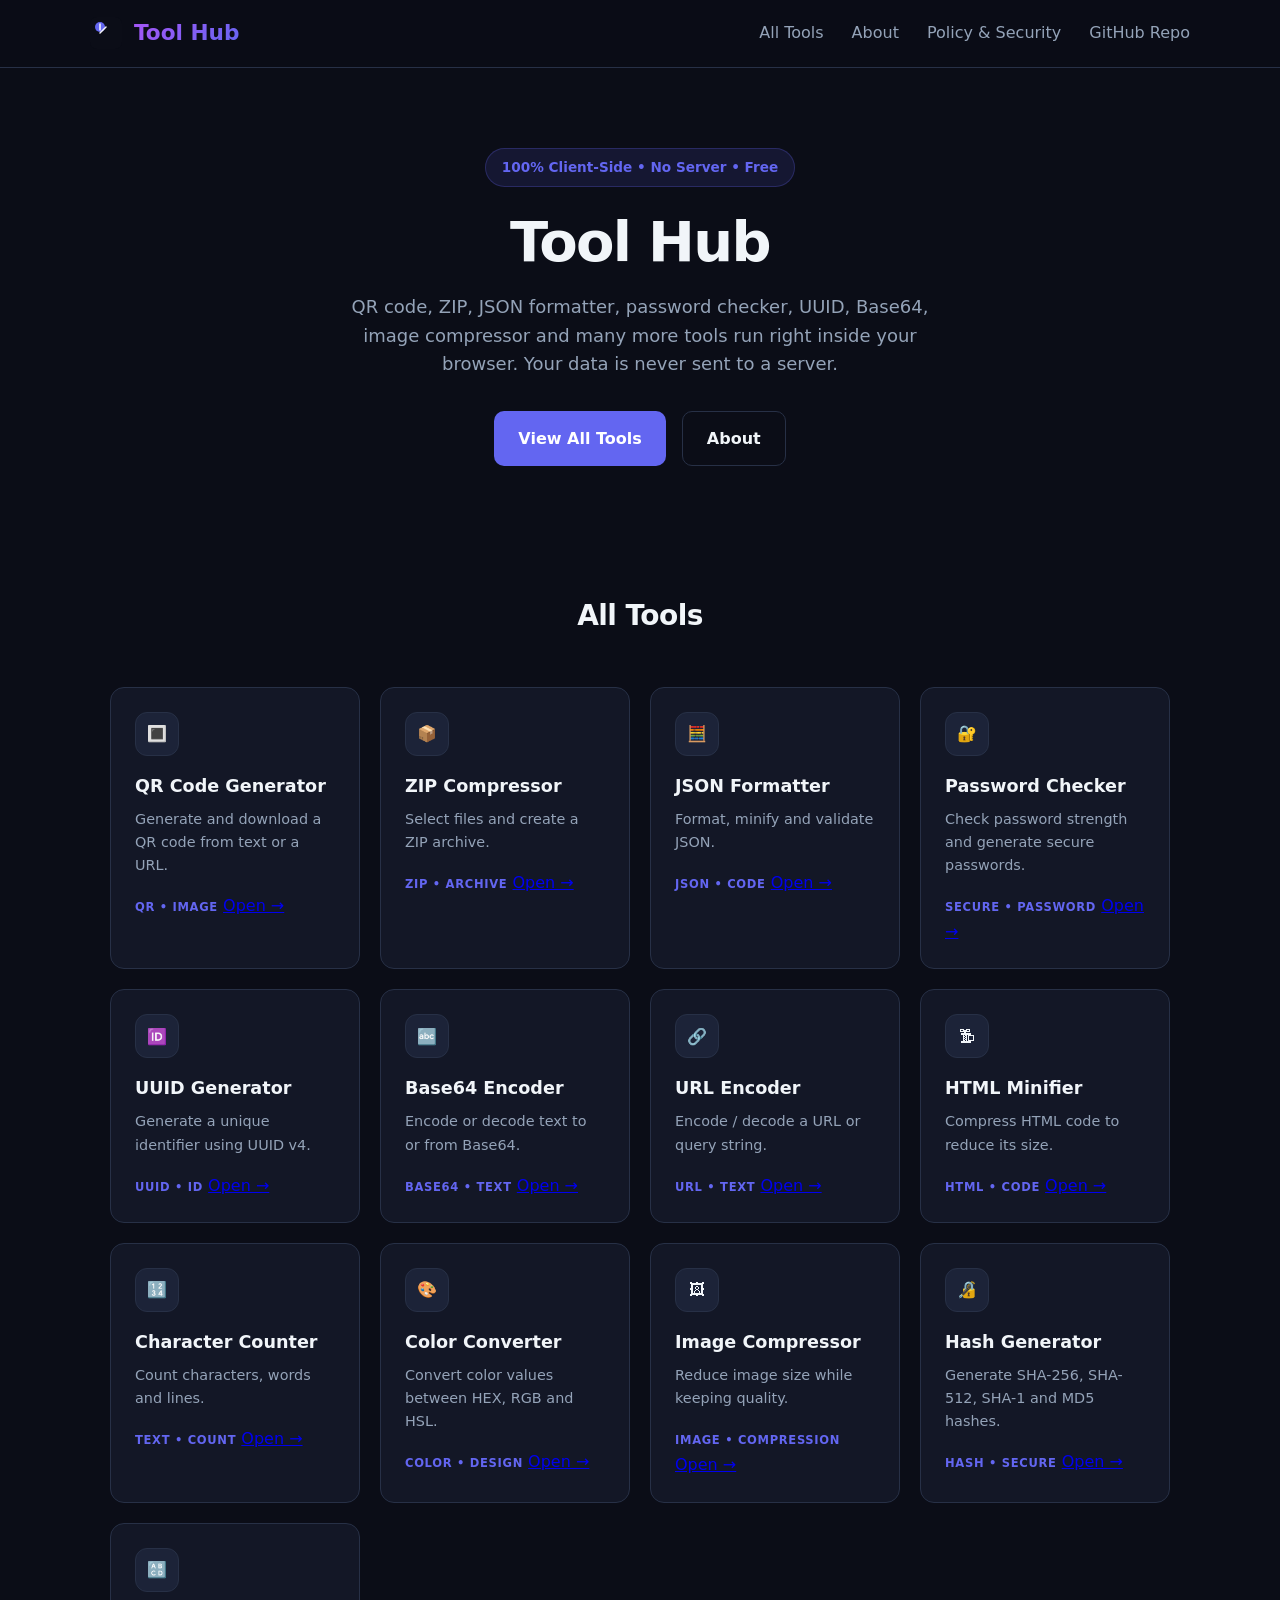
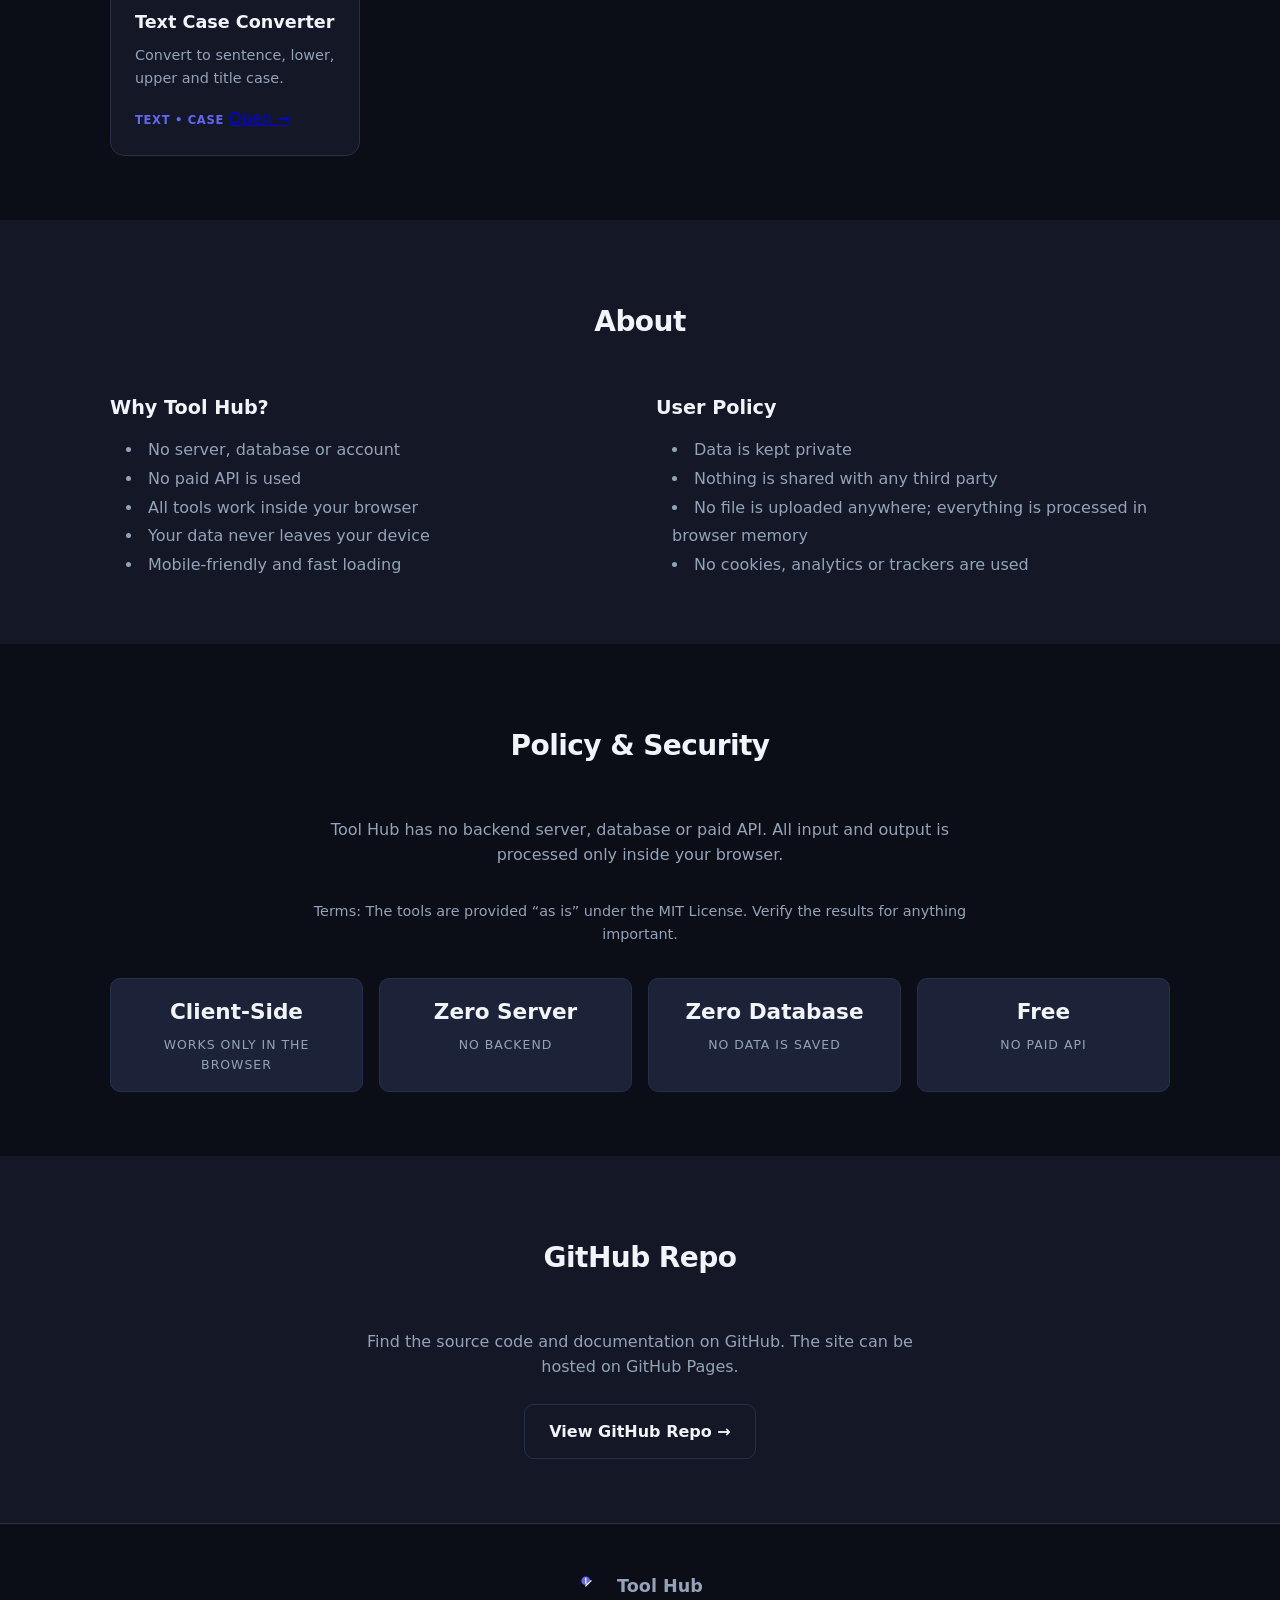
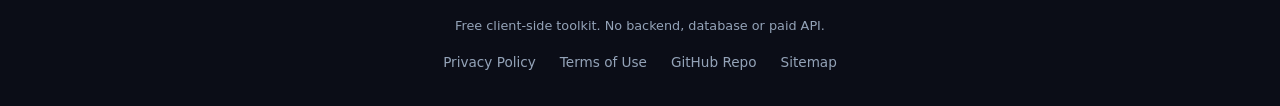
<file: index.html>
<!DOCTYPE html>
<html lang="en">
<head>
  <meta charset="UTF-8" />
  <meta http-equiv="Content-Security-Policy" content="default-src 'self'; script-src 'self'; style-src 'self' 'unsafe-inline'; img-src 'self' data: blob:; connect-src 'self'; object-src 'none'; base-uri 'self'; form-action 'self'" />
  <meta name="viewport" content="width=device-width, initial-scale=1.0" />
  <meta name="description" content="Tool Hub — all tools in one place. QR code, ZIP, JSON formatter, password checker, UUID, Base64, image compressor and much more, client-side with no server." />
  <meta name="keywords" content="Tool Hub, QR Code Generator, JSON Formatter, Password Checker, UUID Generator, Base64, Image Compressor, client-side tools, free online tools" />
  <meta name="author" content="sakibhtml323-source (sakibsheikho69252@gmail.com)" />
  <meta name="robots" content="index, follow" />
  <meta property="og:title" content="Tool Hub — Free Client-Side Toolkit" />
  <meta property="og:description" content="QR code, ZIP, JSON formatter, password checker, UUID, Base64, image compressor and many more tools in one place. Everything works inside your browser, with no server." />
  <meta property="og:type" content="website" />
  <meta property="og:url" content="https://sakibhtml323-source.github.io/Tool-Hub/" />
  <meta property="og:image" content="https://sakibhtml323-source.github.io/Tool-Hub/assets/og-image.png" />
  <meta name="twitter:card" content="summary_large_image" />
  <meta name="twitter:title" content="Tool Hub — Free Client-Side Toolkit" />
  <meta name="twitter:description" content="A handful of free client-side tools in one place. No backend or database." />
  <meta name="twitter:image" content="https://sakibhtml323-source.github.io/Tool-Hub/assets/og-image.png" />
  <link rel="canonical" href="https://sakibhtml323-source.github.io/Tool-Hub/" />
  <link rel="icon" href="assets/logo.svg" />
  <link rel="apple-touch-icon" href="assets/icon-192.png" />
  <link rel="manifest" href="manifest.json" />
  <meta name="theme-color" content="#0b0d17" />
  <title>Tool Hub | Free Client-Side Toolkit</title>
  <link rel="stylesheet" href="assets/css/style.css" />
</head>
<body>
  <a href="#tools" class="skip-link">Skip to tools</a>

  <header>
    <div class="container nav">
      <a href="#" class="brand" aria-label="Tool Hub Home">
        <svg viewBox="0 0 64 64" aria-hidden="true" focusable="false">
          <rect width="64" height="64" rx="14" fill="#0b0d17" />
          <circle cx="20" cy="20" r="10" fill="#6366f1" />
          <path d="M20 14v12M32 20l-6 6M20 32l6-6" stroke="#ffffff" stroke-width="3" stroke-linecap="round" stroke-linejoin="round" opacity="0.95" />
        </svg>
        <span>Tool Hub</span>
      </a>
      <ul class="nav-links" id="nav-links">
        <li><a href="#tools">All Tools</a></li>
        <li><a href="#about">About</a></li>
        <li><a href="#policy">Policy &amp; Security</a></li>
        <li><a href="#github">GitHub Repo</a></li>
      </ul>
      <button class="menu-toggle" id="menu-toggle" aria-label="Open menu">☰</button>
    </div>
  </header>

  <main>
    <section class="hero">
      <div class="container">
        <div class="badge">100% Client-Side &bull; No Server &bull; Free</div>
        <h1>Tool Hub</h1>
        <p>QR code, ZIP, JSON formatter, password checker, UUID, Base64, image compressor and many more tools run right inside your browser. Your data is never sent to a server.</p>
        <div class="hero-actions">
          <a href="#tools" class="btn btn-primary">View All Tools</a>
          <a href="#about" class="btn btn-outline">About</a>
        </div>
      </div>
    </section>

    <section id="tools" class="section">
      <div class="container">
        <h2 class="section-title">All Tools</h2>
        <div class="tools-grid">
          <article class="tool-card" aria-label="QR Code Generator">
            <div class="tool-icon" aria-hidden="true">🔳</div>
            <h3>QR Code Generator</h3>
            <p>Generate and download a QR code from text or a URL.</p>
            <span class="tool-tag">QR &bull; Image</span>
            <a href="tools/qr-code.html">Open →</a>
          </article>
          <article class="tool-card" aria-label="Zip Tool">
            <div class="tool-icon" aria-hidden="true">📦</div>
            <h3>ZIP Compressor</h3>
            <p>Select files and create a ZIP archive.</p>
            <span class="tool-tag">ZIP &bull; Archive</span>
            <a href="tools/zip.html">Open →</a>
          </article>
          <article class="tool-card" aria-label="JSON Formatter">
            <div class="tool-icon" aria-hidden="true">🧮</div>
            <h3>JSON Formatter</h3>
            <p>Format, minify and validate JSON.</p>
            <span class="tool-tag">JSON &bull; Code</span>
            <a href="tools/json.html">Open →</a>
          </article>
          <article class="tool-card" aria-label="Password Checker">
            <div class="tool-icon" aria-hidden="true">🔐</div>
            <h3>Password Checker</h3>
            <p>Check password strength and generate secure passwords.</p>
            <span class="tool-tag">Secure &bull; Password</span>
            <a href="tools/password.html">Open →</a>
          </article>
          <article class="tool-card" aria-label="UUID Generator">
            <div class="tool-icon" aria-hidden="true">🆔</div>
            <h3>UUID Generator</h3>
            <p>Generate a unique identifier using UUID v4.</p>
            <span class="tool-tag">UUID &bull; ID</span>
            <a href="tools/uuid.html">Open →</a>
          </article>
          <article class="tool-card" aria-label="Base64">
            <div class="tool-icon" aria-hidden="true">🔤</div>
            <h3>Base64 Encoder</h3>
            <p>Encode or decode text to or from Base64.</p>
            <span class="tool-tag">Base64 &bull; Text</span>
            <a href="tools/base64.html">Open →</a>
          </article>
          <article class="tool-card" aria-label="URL Encoder">
            <div class="tool-icon" aria-hidden="true">🔗</div>
            <h3>URL Encoder</h3>
            <p>Encode / decode a URL or query string.</p>
            <span class="tool-tag">URL &bull; Text</span>
            <a href="tools/url.html">Open →</a>
          </article>
          <article class="tool-card" aria-label="HTML Minifier">
            <div class="tool-icon" aria-hidden="true">🗜</div>
            <h3>HTML Minifier</h3>
            <p>Compress HTML code to reduce its size.</p>
            <span class="tool-tag">HTML &bull; Code</span>
            <a href="tools/html.html">Open →</a>
          </article>
          <article class="tool-card" aria-label="Counter">
            <div class="tool-icon" aria-hidden="true">🔢</div>
            <h3>Character Counter</h3>
            <p>Count characters, words and lines.</p>
            <span class="tool-tag">Text &bull; Count</span>
            <a href="tools/counter.html">Open →</a>
          </article>
          <article class="tool-card" aria-label="Color Converter">
            <div class="tool-icon" aria-hidden="true">🎨</div>
            <h3>Color Converter</h3>
            <p>Convert color values between HEX, RGB and HSL.</p>
            <span class="tool-tag">Color &bull; Design</span>
            <a href="tools/color.html">Open →</a>
          </article>
          <article class="tool-card" aria-label="Image Compressor">
            <div class="tool-icon" aria-hidden="true">🖼</div>
            <h3>Image Compressor</h3>
            <p>Reduce image size while keeping quality.</p>
            <span class="tool-tag">Image &bull; Compression</span>
            <a href="tools/image.html">Open →</a>
          </article>
          <article class="tool-card" aria-label="Hash Generator">
            <div class="tool-icon" aria-hidden="true">🔏</div>
            <h3>Hash Generator</h3>
            <p>Generate SHA-256, SHA-512, SHA-1 and MD5 hashes.</p>
            <span class="tool-tag">Hash &bull; Secure</span>
            <a href="tools/hash.html">Open →</a>
          </article>
          <article class="tool-card" aria-label="Text Case Converter">
            <div class="tool-icon" aria-hidden="true">🔠</div>
            <h3>Text Case Converter</h3>
            <p>Convert to sentence, lower, upper and title case.</p>
            <span class="tool-tag">Text &bull; Case</span>
            <a href="tools/case.html">Open →</a>
          </article>
        </div>
      </div>
    </section>

    <section id="about" class="section" style="background: var(--surface);">
      <div class="container">
        <h2 class="section-title">About</h2>
        <div class="about-grid">
          <div>
            <h3 style="font-size: 1.2rem; margin-bottom: 0.75rem;">Why Tool Hub?</h3>
            <ul style="list-style: disc inside; color: var(--muted); line-height: 1.8; margin-left: 1rem;">
              <li>No server, database or account</li>
              <li>No paid API is used</li>
              <li>All tools work inside your browser</li>
              <li>Your data never leaves your device</li>
              <li>Mobile-friendly and fast loading</li>
            </ul>
          </div>
          <div>
            <h3 style="font-size: 1.2rem; margin-bottom: 0.75rem;">User Policy</h3>
            <ul style="list-style: disc inside; color: var(--muted); line-height: 1.8; margin-left: 1rem;">
              <li>Data is kept private</li>
              <li>Nothing is shared with any third party</li>
              <li>No file is uploaded anywhere; everything is processed in browser memory</li>
              <li>No cookies, analytics or trackers are used</li>
            </ul>
          </div>
        </div>
      </div>
    </section>

    <section id="policy" class="section">
      <div class="container">
        <h2 class="section-title">Policy &amp; Security</h2>
        <p style="color: var(--muted); text-align: center; max-width: 700px; margin: 0 auto 2rem;">
          Tool Hub has no backend server, database or paid API. All input and output is processed only inside your browser.
        </p>
        <p style="color: var(--muted); text-align: center; max-width: 700px; margin: 0 auto 2rem; font-size: 0.9rem;">Terms: The tools are provided “as is” under the MIT License. Verify the results for anything important.</p>
        <div class="result-grid">
          <div class="result-card">
            <div class="val">Client-Side</div>
            <div class="lbl">Works only in the browser</div>
          </div>
          <div class="result-card">
            <div class="val">Zero Server</div>
            <div class="lbl">No backend</div>
          </div>
          <div class="result-card">
            <div class="val">Zero Database</div>
            <div class="lbl">No data is saved</div>
          </div>
          <div class="result-card">
            <div class="val">Free</div>
            <div class="lbl">No paid API</div>
          </div>
        </div>
      </div>
    </section>

    <section id="github" class="section" style="background: var(--surface);">
      <div class="container center">
        <h2 class="section-title">GitHub Repo</h2>
        <p style="color: var(--muted); max-width: 600px; margin: 0 auto 1.5rem;">Find the source code and documentation on GitHub. The site can be hosted on GitHub Pages.</p>
        <a href="https://github.com/sakibhtml323-source/Tool-Hub" target="_blank" rel="noopener noreferrer" class="btn btn-outline">View GitHub Repo →</a>
      </div>
    </section>
  </main>

  <footer>
    <div class="container">
      <div style="display: flex; align-items: center; justify-content: center; gap: 0.75rem; margin-bottom: 1rem;">
        <svg viewBox="0 0 64 64" style="width:28px;height:28px;" aria-hidden="true" focusable="false">
          <rect width="64" height="64" rx="14" fill="#0b0d17" />
          <circle cx="20" cy="20" r="10" fill="#6366f1" />
          <path d="M20 14v12M32 20l-6 6M20 32l6-6" stroke="#ffffff" stroke-width="3" stroke-linecap="round" stroke-linejoin="round" opacity="0.95" />
        </svg>
        <strong style="font-size: 1.1rem;">Tool Hub</strong>
      </div>
      <p style="color: var(--muted); font-size: 0.8rem;">Free client-side toolkit. No backend, database or paid API.</p>
      <div class="policy">
        <a href="#policy">Privacy Policy</a>
        <a href="#policy">Terms of Use</a>
        <a href="#github">GitHub Repo</a>
        <a href="sitemap.xml">Sitemap</a>
      </div>
    </div>
  </footer>

  <script type="application/ld+json">
  {
    "@context": "https://schema.org",
    "@type": "WebSite",
    "name": "Tool Hub",
    "url": "https://sakibhtml323-source.github.io/Tool-Hub/",
    "description": "Free client-side toolkit — QR, ZIP, JSON, password, UUID, Base64 and more. No server needed.",
    "publisher": {
      "@type": "Organization",
      "name": "sakibhtml323-source",
      "url": "https://github.com/sakibhtml323-source"
    }
  }
  </script>

  <script src="assets/js/index.js"></script>
</body>
</html>
</file>
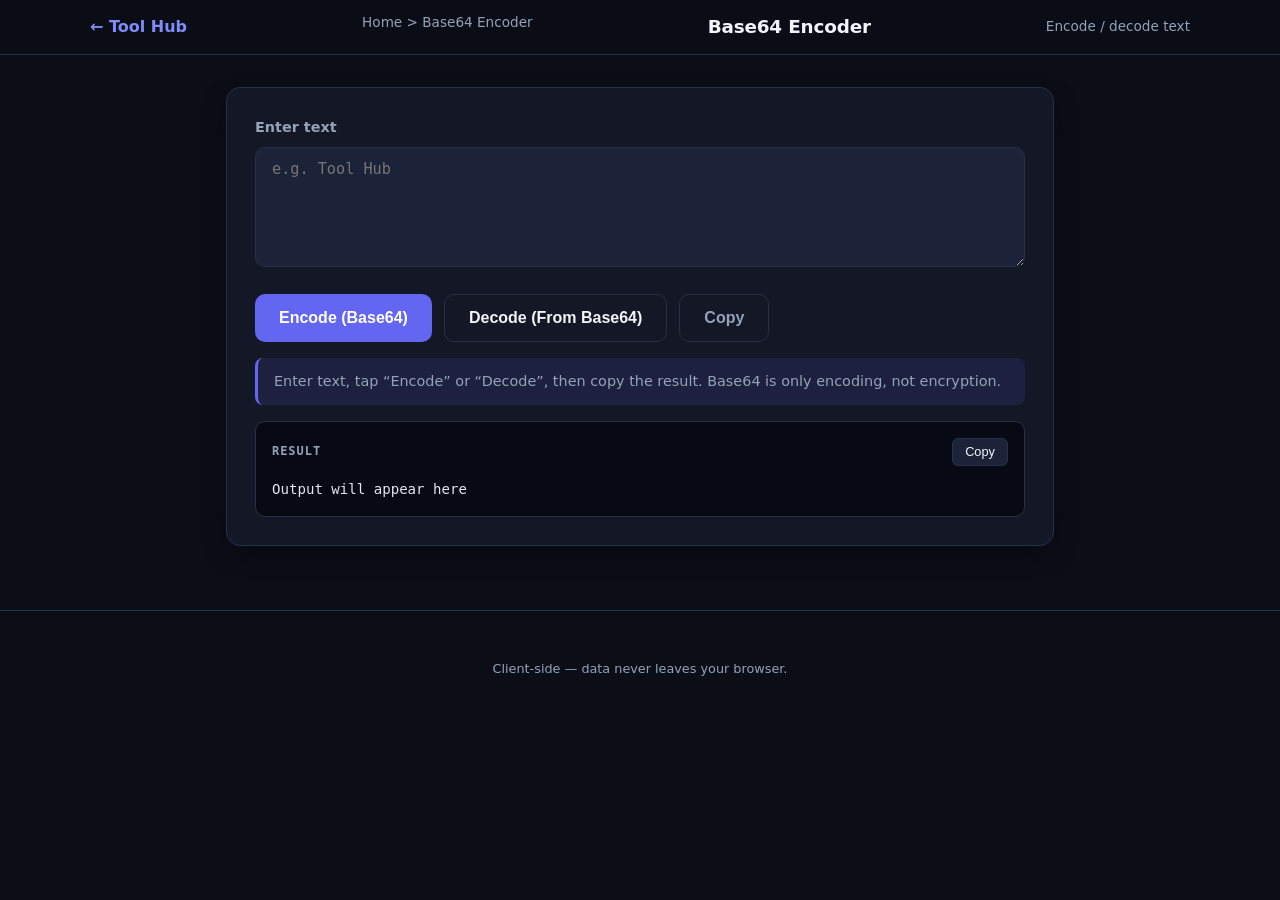
<file: tools/base64.html>
<!DOCTYPE html>
<html lang="en">
<head>
  <meta charset="UTF-8" />
  <meta http-equiv="Content-Security-Policy" content="default-src 'self'; script-src 'self'; style-src 'self' 'unsafe-inline'; img-src 'self' data: blob:; connect-src 'self'; object-src 'none'; base-uri 'self'; form-action 'self'" />
  <meta name="viewport" content="width=device-width, initial-scale=1.0" />
  <meta name="description" content="Client-side Base64 encoder and decoder. Convert text to Base64, or decode it to get the original text back." />
  <meta name="robots" content="index, follow" />
  <link rel="canonical" href="https://sakibhtml323-source.github.io/Tool-Hub/tools/base64.html" />
  <meta name="author" content="sakibhtml323-source (sakibsheikho69252@gmail.com)" />
  <meta property="og:title" content="Base64 Encoder | Tool Hub" />
  <meta property="og:description" content="Client-side Base64 encoder and decoder. Convert text to Base64, or decode it to get the original text back." />
  <meta property="og:type" content="website" />
  <meta property="og:url" content="https://sakibhtml323-source.github.io/Tool-Hub/tools/base64.html" />
  <meta property="og:image" content="https://sakibhtml323-source.github.io/Tool-Hub/assets/og-image.png" />
  <meta name="twitter:card" content="summary_large_image" />
  <meta name="theme-color" content="#0b0d17" />
  <meta name="twitter:title" content="Base64 Encoder | Tool Hub" />
  <meta name="twitter:description" content="Client-side Base64 encoder and decoder. Convert text to Base64, or decode it to get the original text back." />
  <meta name="twitter:image" content="https://sakibhtml323-source.github.io/Tool-Hub/assets/og-image.png" />
  <link rel="icon" href="../assets/logo.svg" />
  <link rel="stylesheet" href="../assets/css/style.css" />
  <title>Base64 Encoder | Tool Hub</title>
</head>
<body>
  <a href="#main" class="skip-link">Skip to main content</a>

  <header>
    <div class="container nav">
      <a href="../index.html" class="back" aria-label="Back to home">← Tool Hub</a>
      <nav class="breadcrumb" style="font-size:0.85rem;color:var(--muted);margin-bottom:0.5rem;">
        <a href="../index.html" style="color:var(--muted);text-decoration:none;">Home</a> &gt; Base64 Encoder
      </nav>
      <h1 style="font-size:1.15rem;font-weight:800;letter-spacing:-0.01em;">Base64 Encoder</h1>
      <div style="font-size:0.85rem;color:var(--muted);">Encode / decode text</div>
    </div>
  </header>

  <main id="main" class="tool-page">
    <div class="container">
      <div class="tool-shell">
        <div class="field">
          <label for="b64-input">Enter text</label>
          <textarea id="b64-input" placeholder="e.g. Tool Hub"></textarea>
        </div>
        <div class="btn-group">
          <button id="b64-encode" class="btn btn-primary" type="button">Encode (Base64)</button>
          <button id="b64-decode" class="btn btn-outline" type="button">Decode (From Base64)</button>
          <button id="b64-copy" class="btn btn-ghost" type="button">Copy</button>
        </div>

        <p class="howto">Enter text, tap “Encode” or “Decode”, then copy the result. Base64 is only encoding, not encryption.</p>
        <div id="b64-alert" class="alert alert-info" role="status" aria-live="polite"><svg viewBox="0 0 24 24" aria-hidden="true" focusable="false"><circle cx="12" cy="12" r="10" fill="none" stroke="#6366f1" stroke-width="2"/><path d="M12 8h.01M11 12h1v5h1" stroke="#6366f1" stroke-width="2" fill="none" stroke-linecap="round"/></svg><span></span></div>

        <div class="output-box" id="b64-output" aria-live="polite">
          <div class="output-header">
            <span class="lbl">Result</span>
            <button id="b64-copy-btn" class="copy-btn" type="button">Copy</button>
          </div>
          <div id="b64-output-text">Output will appear here</div>
        </div>
      </div>
    </div>
  </main>

  <footer>
    <div class="container">
      <p style="color:var(--muted);font-size:0.8rem;text-align:center;">Client-side — data never leaves your browser.</p>
    </div>
  </footer>

  <script type="application/ld+json">
  {
    "@context": "https://schema.org",
    "@type": "WebPage",
    "name": "Base64 Encoder | Tool Hub",
    "url": "https://sakibhtml323-source.github.io/Tool-Hub/tools/base64.html",
    "description": "Client-side Base64 encoder and decoder. Convert text to Base64, or decode it to get the original text back.",
    "isPartOf": {
      "@type": "WebSite",
      "name": "Tool Hub",
      "url": "https://sakibhtml323-source.github.io/Tool-Hub/"
    }
  }
  </script>

  <script src="../assets/js/common.js"></script>
  <script src="../assets/js/tool-base64.js"></script>
</body>
</html>
</file>
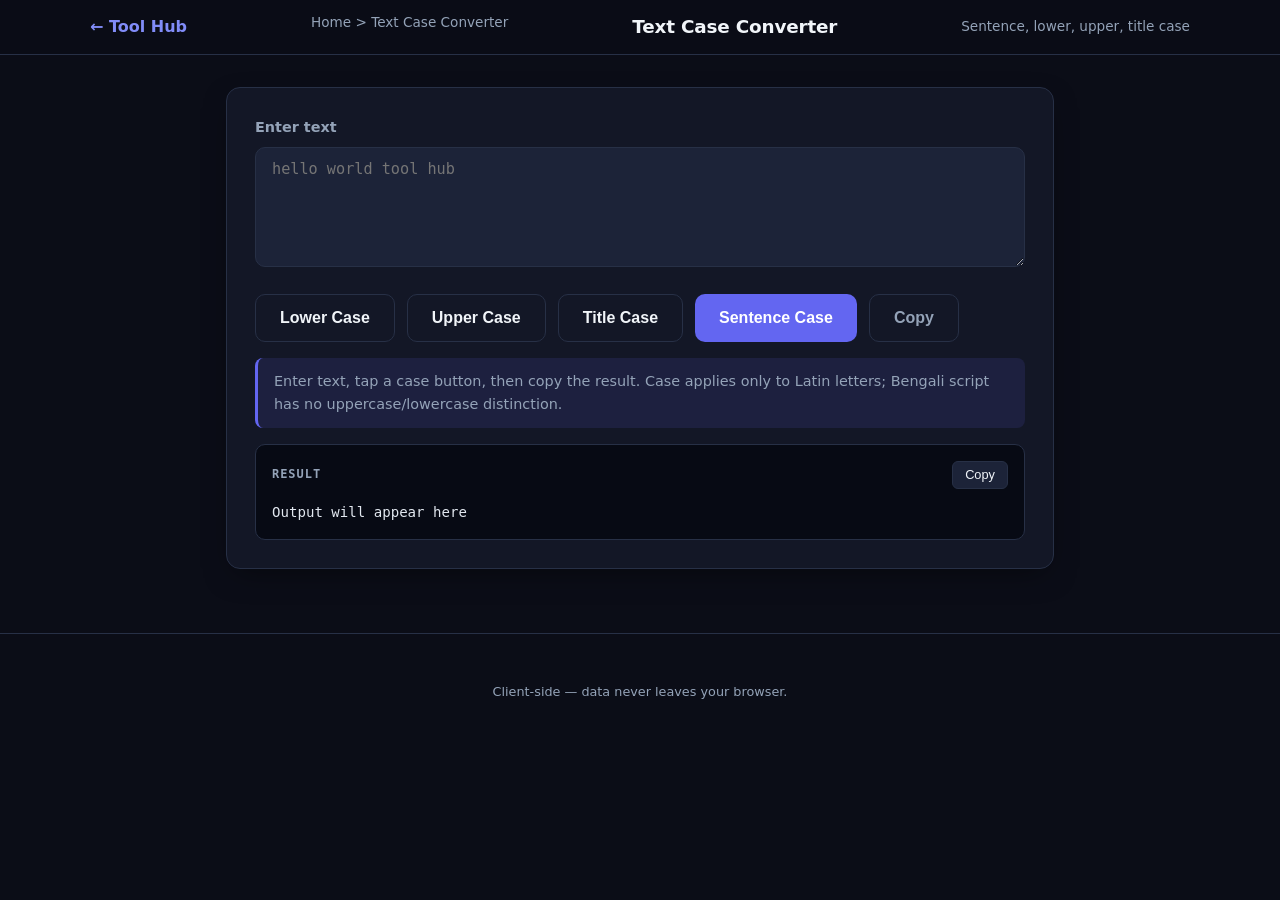
<file: tools/case.html>
<!DOCTYPE html>
<html lang="en">
<head>
  <meta charset="UTF-8" />
  <meta http-equiv="Content-Security-Policy" content="default-src 'self'; script-src 'self'; style-src 'self' 'unsafe-inline'; img-src 'self' data: blob:; connect-src 'self'; object-src 'none'; base-uri 'self'; form-action 'self'" />
  <meta name="viewport" content="width=device-width, initial-scale=1.0" />
  <meta name="description" content="Client-side text case converter. Convert to lower, upper, title and sentence case." />
  <meta name="robots" content="index, follow" />
  <link rel="canonical" href="https://sakibhtml323-source.github.io/Tool-Hub/tools/case.html" />
  <meta name="author" content="sakibhtml323-source (sakibsheikho69252@gmail.com)" />
  <meta property="og:title" content="Text Case Converter | Tool Hub" />
  <meta property="og:description" content="Client-side text case converter. Convert to lower, upper, title and sentence case." />
  <meta property="og:type" content="website" />
  <meta property="og:url" content="https://sakibhtml323-source.github.io/Tool-Hub/tools/case.html" />
  <meta property="og:image" content="https://sakibhtml323-source.github.io/Tool-Hub/assets/og-image.png" />
  <meta name="twitter:card" content="summary_large_image" />
  <meta name="theme-color" content="#0b0d17" />
  <meta name="twitter:title" content="Text Case Converter | Tool Hub" />
  <meta name="twitter:description" content="Client-side text case converter. Convert to lower, upper, title and sentence case." />
  <meta name="twitter:image" content="https://sakibhtml323-source.github.io/Tool-Hub/assets/og-image.png" />
  <link rel="icon" href="../assets/logo.svg" />
  <link rel="stylesheet" href="../assets/css/style.css" />
  <title>Text Case Converter | Tool Hub</title>
</head>
<body>
  <a href="#main" class="skip-link">Skip to main content</a>

  <header>
    <div class="container nav">
      <a href="../index.html" class="back" aria-label="Back to home">← Tool Hub</a>
      <nav class="breadcrumb" style="font-size:0.85rem;color:var(--muted);margin-bottom:0.5rem;">
        <a href="../index.html" style="color:var(--muted);text-decoration:none;">Home</a> &gt; Text Case Converter
      </nav>
      <h1 style="font-size:1.15rem;font-weight:800;letter-spacing:-0.01em;">Text Case Converter</h1>
      <div style="font-size:0.85rem;color:var(--muted);">Sentence, lower, upper, title case</div>
    </div>
  </header>

  <main id="main" class="tool-page">
    <div class="container">
      <div class="tool-shell">
        <div class="field">
          <label for="case-input">Enter text</label>
          <textarea id="case-input" placeholder="hello world tool hub"></textarea>
        </div>
        <div class="btn-group">
          <button id="case-lower" class="btn btn-outline" type="button">Lower Case</button>
          <button id="case-upper" class="btn btn-outline" type="button">Upper Case</button>
          <button id="case-title" class="btn btn-outline" type="button">Title Case</button>
          <button id="case-sentence" class="btn btn-primary" type="button">Sentence Case</button>
          <button id="case-copy" class="btn btn-ghost" type="button">Copy</button>
        </div>

        <p class="howto">Enter text, tap a case button, then copy the result. Case applies only to Latin letters; Bengali script has no uppercase/lowercase distinction.</p>
        <div id="case-alert" class="alert alert-info" role="status" aria-live="polite"><svg viewBox="0 0 24 24" aria-hidden="true" focusable="false"><circle cx="12" cy="12" r="10" fill="none" stroke="#6366f1" stroke-width="2"/><path d="M12 8h.01M11 12h1v5h1" stroke="#6366f1" stroke-width="2" fill="none" stroke-linecap="round"/></svg><span></span></div>

        <div class="output-box" id="case-output" aria-live="polite">
          <div class="output-header"><span class="lbl">Result</span><button id="case-copy-btn" class="copy-btn" type="button">Copy</button></div>
          <div id="case-output-text">Output will appear here</div>
        </div>
      </div>
    </div>
  </main>

  <footer>
    <div class="container">
      <p style="color:var(--muted);font-size:0.8rem;text-align:center;">Client-side — data never leaves your browser.</p>
    </div>
  </footer>

  <script type="application/ld+json">
  {
    "@context": "https://schema.org",
    "@type": "WebPage",
    "name": "Text Case Converter | Tool Hub",
    "url": "https://sakibhtml323-source.github.io/Tool-Hub/tools/case.html",
    "description": "Client-side text case converter. Convert to lower, upper, title and sentence case.",
    "isPartOf": {
      "@type": "WebSite",
      "name": "Tool Hub",
      "url": "https://sakibhtml323-source.github.io/Tool-Hub/"
    }
  }
  </script>

  <script src="../assets/js/common.js"></script>
  <script src="../assets/js/tool-case.js"></script>
</body>
</html>
</file>
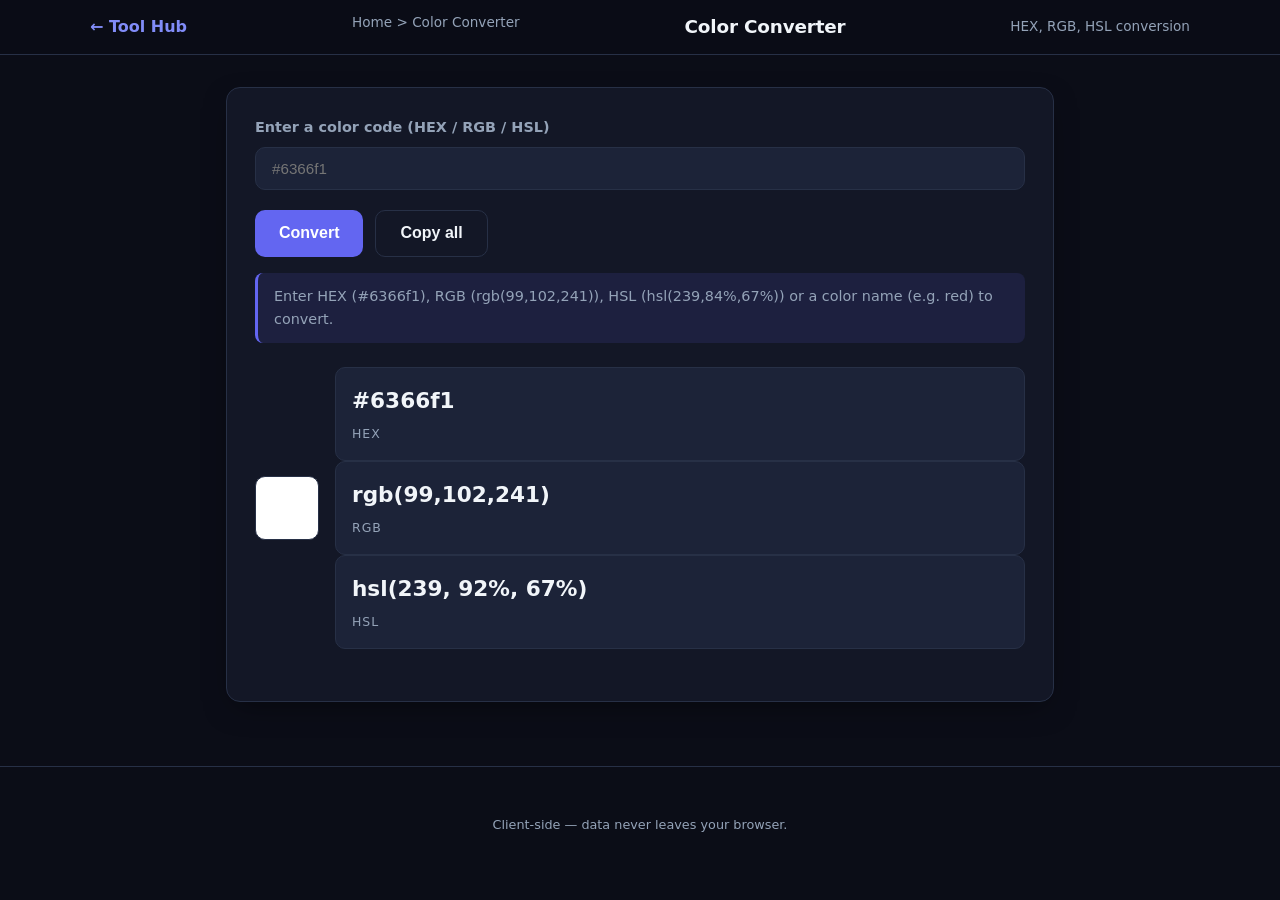
<file: tools/color.html>
<!DOCTYPE html>
<html lang="en">
<head>
  <meta charset="UTF-8" />
  <meta http-equiv="Content-Security-Policy" content="default-src 'self'; script-src 'self'; style-src 'self' 'unsafe-inline'; img-src 'self' data: blob:; connect-src 'self'; object-src 'none'; base-uri 'self'; form-action 'self'" />
  <meta name="viewport" content="width=device-width, initial-scale=1.0" />
  <meta name="description" content="Client-side color converter. Convert color values between HEX, RGB and HSL." />
  <meta name="robots" content="index, follow" />
  <link rel="canonical" href="https://sakibhtml323-source.github.io/Tool-Hub/tools/color.html" />
  <meta name="author" content="sakibhtml323-source (sakibsheikho69252@gmail.com)" />
  <meta property="og:title" content="Color Converter | Tool Hub" />
  <meta property="og:description" content="Client-side color converter. Convert color values between HEX, RGB and HSL." />
  <meta property="og:type" content="website" />
  <meta property="og:url" content="https://sakibhtml323-source.github.io/Tool-Hub/tools/color.html" />
  <meta property="og:image" content="https://sakibhtml323-source.github.io/Tool-Hub/assets/og-image.png" />
  <meta name="twitter:card" content="summary_large_image" />
  <meta name="theme-color" content="#0b0d17" />
  <meta name="twitter:title" content="Color Converter | Tool Hub" />
  <meta name="twitter:description" content="Client-side color converter. Convert color values between HEX, RGB and HSL." />
  <meta name="twitter:image" content="https://sakibhtml323-source.github.io/Tool-Hub/assets/og-image.png" />
  <link rel="icon" href="../assets/logo.svg" />
  <link rel="stylesheet" href="../assets/css/style.css" />
  <title>Color Converter | Tool Hub</title>
</head>
<body>
  <a href="#main" class="skip-link">Skip to main content</a>

  <header>
    <div class="container nav">
      <a href="../index.html" class="back" aria-label="Back to home">← Tool Hub</a>
      <nav class="breadcrumb" style="font-size:0.85rem;color:var(--muted);margin-bottom:0.5rem;">
        <a href="../index.html" style="color:var(--muted);text-decoration:none;">Home</a> &gt; Color Converter
      </nav>
      <h1 style="font-size:1.15rem;font-weight:800;letter-spacing:-0.01em;">Color Converter</h1>
      <div style="font-size:0.85rem;color:var(--muted);">HEX, RGB, HSL conversion</div>
    </div>
  </header>

  <main id="main" class="tool-page">
    <div class="container">
      <div class="tool-shell">
        <div class="field">
          <label for="color-input">Enter a color code (HEX / RGB / HSL)</label>
          <input type="text" id="color-input" placeholder="#6366f1" />
        </div>
        <div class="btn-group">
          <button id="color-convert" class="btn btn-primary" type="button">Convert</button>
          <button id="color-copy" class="btn btn-outline" type="button" disabled>Copy all</button>
        </div>

        <p class="howto">Enter HEX (#6366f1), RGB (rgb(99,102,241)), HSL (hsl(239,84%,67%)) or a color name (e.g. red) to convert.</p>
        <div id="color-alert" class="alert alert-info" role="status" aria-live="polite"><svg viewBox="0 0 24 24" aria-hidden="true" focusable="false"><circle cx="12" cy="12" r="10" fill="none" stroke="#6366f1" stroke-width="2"/><path d="M12 8h.01M11 12h1v5h1" stroke="#6366f1" stroke-width="2" fill="none" stroke-linecap="round"/></svg><span></span></div>

        <div style="margin:1.5rem 0;display:flex;align-items:center;gap:1rem;">
          <div id="color-swatch" style="width:64px;height:64px;border-radius:10px;border:1px solid var(--border);background:#ffffff;"></div>
          <div style="flex:1;">
            <div id="color-hex" class="result-card" style="text-align:left;"><div class="val" id="color-hex-val">#6366f1</div><div class="lbl">HEX</div></div>
            <div id="color-rgb" class="result-card" style="text-align:left;"><div class="val" id="color-rgb-val">rgb(99,102,241)</div><div class="lbl">RGB</div></div>
            <div id="color-hsl" class="result-card" style="text-align:left;"><div class="val" id="color-hsl-val">hsl(239, 92%, 67%)</div><div class="lbl">HSL</div></div>
          </div>
        </div>
      </div>
    </div>
  </main>

  <footer>
    <div class="container">
      <p style="color:var(--muted);font-size:0.8rem;text-align:center;">Client-side — data never leaves your browser.</p>
    </div>
  </footer>

  <script type="application/ld+json">
  {
    "@context": "https://schema.org",
    "@type": "WebPage",
    "name": "Color Converter | Tool Hub",
    "url": "https://sakibhtml323-source.github.io/Tool-Hub/tools/color.html",
    "description": "Client-side color converter. Convert color values between HEX, RGB and HSL.",
    "isPartOf": {
      "@type": "WebSite",
      "name": "Tool Hub",
      "url": "https://sakibhtml323-source.github.io/Tool-Hub/"
    }
  }
  </script>

  <script src="../assets/js/common.js"></script>
  <script src="../assets/js/tool-color.js"></script>
</body>
</html>
</file>
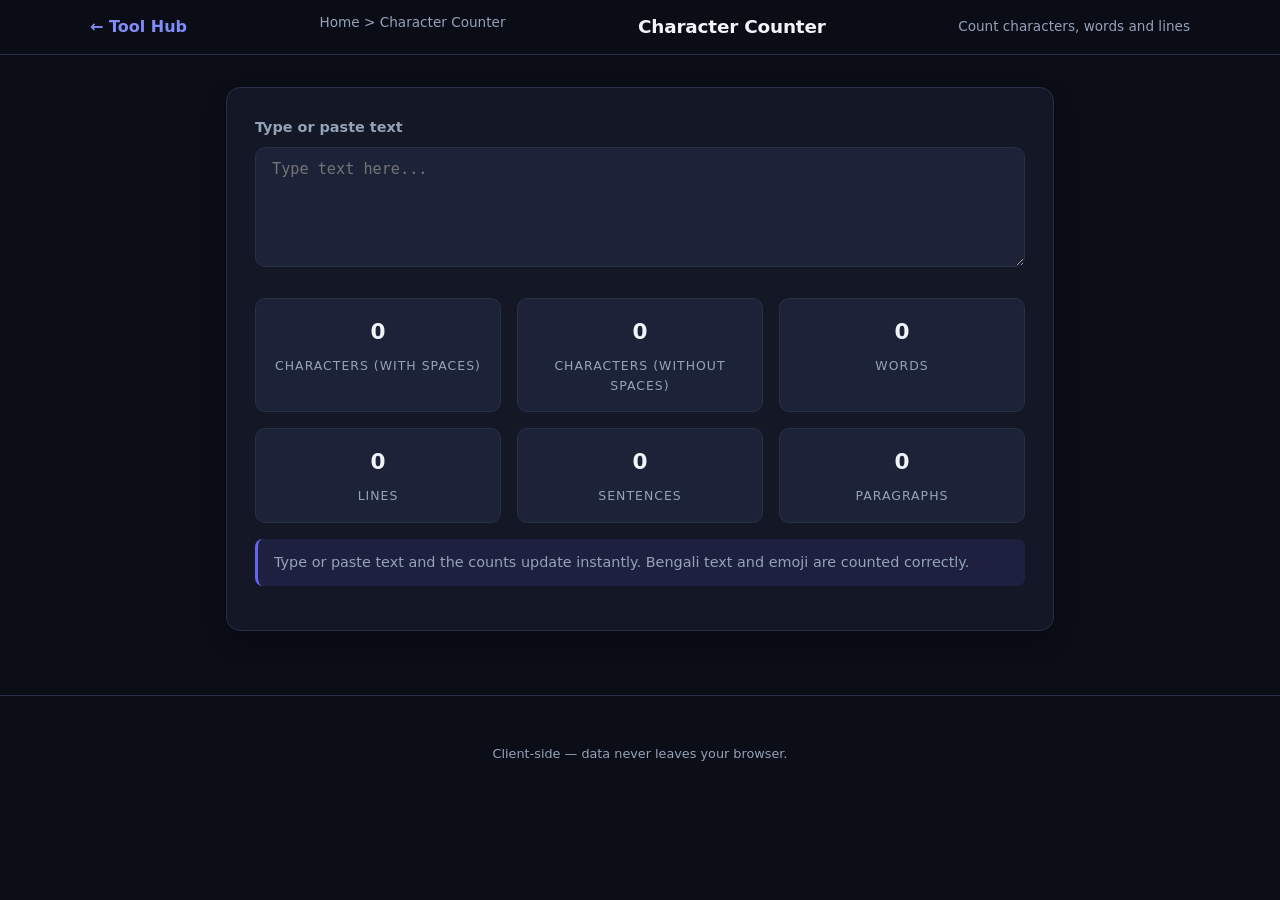
<file: tools/counter.html>
<!DOCTYPE html>
<html lang="en">
<head>
  <meta charset="UTF-8" />
  <meta http-equiv="Content-Security-Policy" content="default-src 'self'; script-src 'self'; style-src 'self' 'unsafe-inline'; img-src 'self' data: blob:; connect-src 'self'; object-src 'none'; base-uri 'self'; form-action 'self'" />
  <meta name="viewport" content="width=device-width, initial-scale=1.0" />
  <meta name="description" content="Client-side character and word counter. Count characters, words, lines, sentences and paragraphs." />
  <meta name="robots" content="index, follow" />
  <link rel="canonical" href="https://sakibhtml323-source.github.io/Tool-Hub/tools/counter.html" />
  <meta name="author" content="sakibhtml323-source (sakibsheikho69252@gmail.com)" />
  <meta property="og:title" content="Character Counter | Tool Hub" />
  <meta property="og:description" content="Client-side character and word counter. Count characters, words, lines, sentences and paragraphs." />
  <meta property="og:type" content="website" />
  <meta property="og:url" content="https://sakibhtml323-source.github.io/Tool-Hub/tools/counter.html" />
  <meta property="og:image" content="https://sakibhtml323-source.github.io/Tool-Hub/assets/og-image.png" />
  <meta name="twitter:card" content="summary_large_image" />
  <meta name="theme-color" content="#0b0d17" />
  <meta name="twitter:title" content="Character Counter | Tool Hub" />
  <meta name="twitter:description" content="Client-side character and word counter. Count characters, words, lines, sentences and paragraphs." />
  <meta name="twitter:image" content="https://sakibhtml323-source.github.io/Tool-Hub/assets/og-image.png" />
  <link rel="icon" href="../assets/logo.svg" />
  <link rel="stylesheet" href="../assets/css/style.css" />
  <title>Character Counter | Tool Hub</title>
</head>
<body>
  <a href="#main" class="skip-link">Skip to main content</a>

  <header>
    <div class="container nav">
      <a href="../index.html" class="back" aria-label="Back to home">← Tool Hub</a>
      <nav class="breadcrumb" style="font-size:0.85rem;color:var(--muted);margin-bottom:0.5rem;">
        <a href="../index.html" style="color:var(--muted);text-decoration:none;">Home</a> &gt; Character Counter
      </nav>
      <h1 style="font-size:1.15rem;font-weight:800;letter-spacing:-0.01em;">Character Counter</h1>
      <div style="font-size:0.85rem;color:var(--muted);">Count characters, words and lines</div>
    </div>
  </header>

  <main id="main" class="tool-page">
    <div class="container">
      <div class="tool-shell">
        <div class="field">
          <label for="cnt-input">Type or paste text</label>
          <textarea id="cnt-input" placeholder="Type text here..."></textarea>
        </div>

        <div class="result-grid" id="cnt-results" style="margin-top:1.5rem;">
          <div class="result-card"><div class="val" id="cnt-chars">0</div><div class="lbl">Characters (with spaces)</div></div>
          <div class="result-card"><div class="val" id="cnt-chars-ns">0</div><div class="lbl">Characters (without spaces)</div></div>
          <div class="result-card"><div class="val" id="cnt-words">0</div><div class="lbl">Words</div></div>
          <div class="result-card"><div class="val" id="cnt-lines">0</div><div class="lbl">Lines</div></div>
          <div class="result-card"><div class="val" id="cnt-sentences">0</div><div class="lbl">Sentences</div></div>
          <div class="result-card"><div class="val" id="cnt-paras">0</div><div class="lbl">Paragraphs</div></div>
        </div>

        <p class="howto">Type or paste text and the counts update instantly. Bengali text and emoji are counted correctly.</p>
        <div id="cnt-alert" class="alert alert-info" role="status" aria-live="polite"><svg viewBox="0 0 24 24" aria-hidden="true" focusable="false"><circle cx="12" cy="12" r="10" fill="none" stroke="#6366f1" stroke-width="2"/><path d="M12 8h.01M11 12h1v5h1" stroke="#6366f1" stroke-width="2" fill="none" stroke-linecap="round"/></svg><span></span></div>
      </div>
    </div>
  </main>

  <footer>
    <div class="container">
      <p style="color:var(--muted);font-size:0.8rem;text-align:center;">Client-side — data never leaves your browser.</p>
    </div>
  </footer>

  <script type="application/ld+json">
  {
    "@context": "https://schema.org",
    "@type": "WebPage",
    "name": "Character Counter | Tool Hub",
    "url": "https://sakibhtml323-source.github.io/Tool-Hub/tools/counter.html",
    "description": "Client-side character and word counter. Count characters, words, lines, sentences and paragraphs.",
    "isPartOf": {
      "@type": "WebSite",
      "name": "Tool Hub",
      "url": "https://sakibhtml323-source.github.io/Tool-Hub/"
    }
  }
  </script>

  <script src="../assets/js/common.js"></script>
  <script src="../assets/js/tool-counter.js"></script>
</body>
</html>
</file>
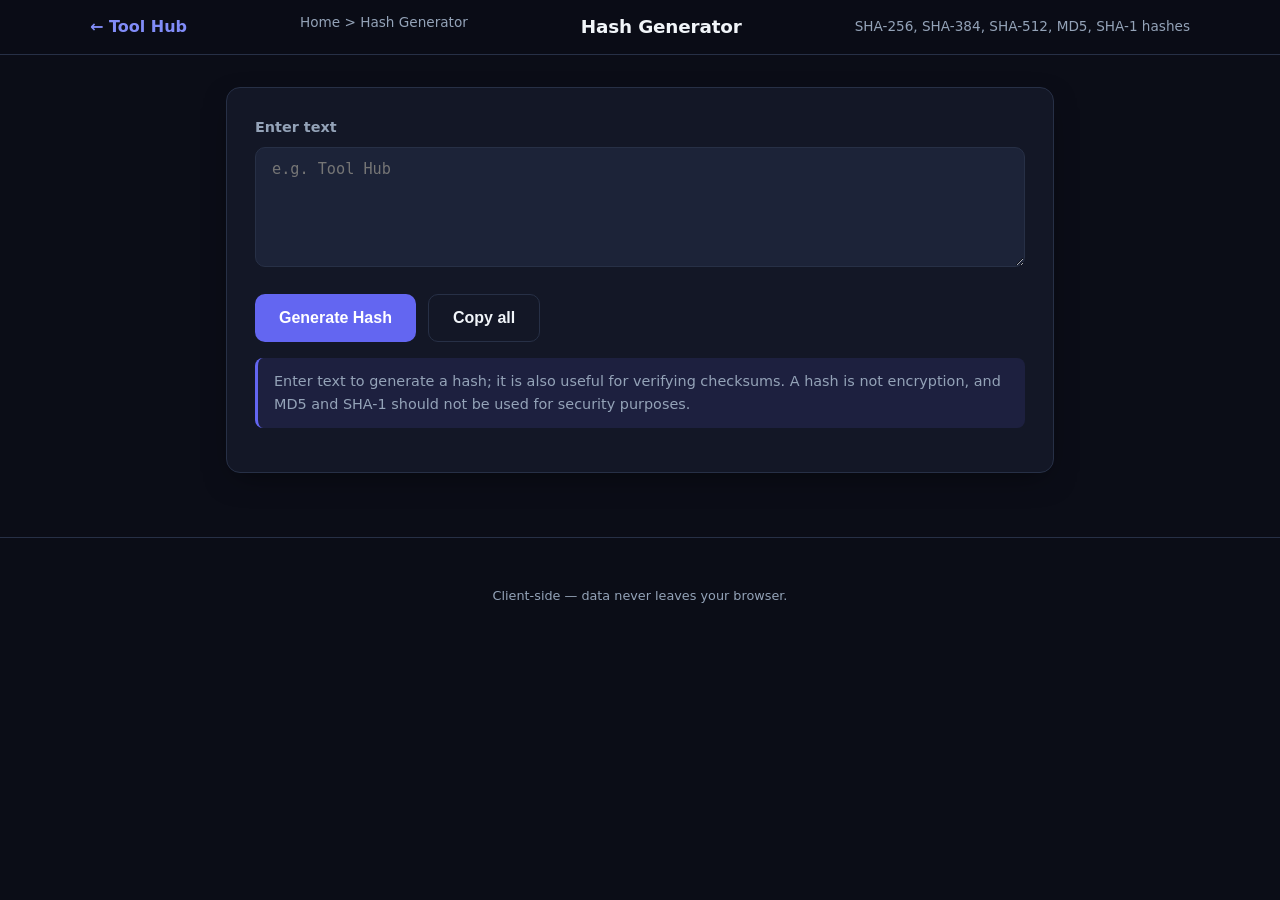
<file: tools/hash.html>
<!DOCTYPE html>
<html lang="en">
<head>
  <meta charset="UTF-8" />
  <meta http-equiv="Content-Security-Policy" content="default-src 'self'; script-src 'self'; style-src 'self' 'unsafe-inline'; img-src 'self' data: blob:; connect-src 'self'; object-src 'none'; base-uri 'self'; form-action 'self'" />
  <meta name="viewport" content="width=device-width, initial-scale=1.0" />
  <meta name="description" content="Client-side hash generator. Generate SHA-256, SHA-384, SHA-512, SHA-1 and MD5 hashes." />
  <meta name="robots" content="index, follow" />
  <link rel="canonical" href="https://sakibhtml323-source.github.io/Tool-Hub/tools/hash.html" />
  <meta name="author" content="sakibhtml323-source (sakibsheikho69252@gmail.com)" />
  <meta property="og:title" content="Hash Generator | Tool Hub" />
  <meta property="og:description" content="Client-side hash generator. Generate SHA-256, SHA-384, SHA-512, SHA-1 and MD5 hashes." />
  <meta property="og:type" content="website" />
  <meta property="og:url" content="https://sakibhtml323-source.github.io/Tool-Hub/tools/hash.html" />
  <meta property="og:image" content="https://sakibhtml323-source.github.io/Tool-Hub/assets/og-image.png" />
  <meta name="twitter:card" content="summary_large_image" />
  <meta name="theme-color" content="#0b0d17" />
  <meta name="twitter:title" content="Hash Generator | Tool Hub" />
  <meta name="twitter:description" content="Client-side hash generator. Generate SHA-256, SHA-384, SHA-512, SHA-1 and MD5 hashes." />
  <meta name="twitter:image" content="https://sakibhtml323-source.github.io/Tool-Hub/assets/og-image.png" />
  <link rel="icon" href="../assets/logo.svg" />
  <link rel="stylesheet" href="../assets/css/style.css" />
  <title>Hash Generator | Tool Hub</title>
</head>
<body>
  <a href="#main" class="skip-link">Skip to main content</a>

  <header>
    <div class="container nav">
      <a href="../index.html" class="back" aria-label="Back to home">← Tool Hub</a>
      <nav class="breadcrumb" style="font-size:0.85rem;color:var(--muted);margin-bottom:0.5rem;">
        <a href="../index.html" style="color:var(--muted);text-decoration:none;">Home</a> &gt; Hash Generator
      </nav>
      <h1 style="font-size:1.15rem;font-weight:800;letter-spacing:-0.01em;">Hash Generator</h1>
      <div style="font-size:0.85rem;color:var(--muted);">SHA-256, SHA-384, SHA-512, MD5, SHA-1 hashes</div>
    </div>
  </header>

  <main id="main" class="tool-page">
    <div class="container">
      <div class="tool-shell">
        <div class="field">
          <label for="hash-input">Enter text</label>
          <textarea id="hash-input" placeholder="e.g. Tool Hub"></textarea>
        </div>
        <div class="btn-group">
          <button id="hash-gen" class="btn btn-primary" type="button">Generate Hash</button>
          <button id="hash-copy" class="btn btn-outline" type="button" disabled>Copy all</button>
        </div>

        <p class="howto">Enter text to generate a hash; it is also useful for verifying checksums. A hash is not encryption, and MD5 and SHA-1 should not be used for security purposes.</p>
        <div id="hash-alert" class="alert alert-info" role="status" aria-live="polite"><svg viewBox="0 0 24 24" aria-hidden="true" focusable="false"><circle cx="12" cy="12" r="10" fill="none" stroke="#6366f1" stroke-width="2"/><path d="M12 8h.01M11 12h1v5h1" stroke="#6366f1" stroke-width="2" fill="none" stroke-linecap="round"/></svg><span></span></div>

        <div class="result-grid" id="hash-results" style="margin-top:1.5rem;display:none;">
          <div class="result-card"><div class="val" id="hash-sha256">...</div><div class="lbl">SHA-256</div></div>
          <div class="result-card"><div class="val" id="hash-sha384">...</div><div class="lbl">SHA-384</div></div>
          <div class="result-card"><div class="val" id="hash-sha512">...</div><div class="lbl">SHA-512</div></div>
          <div class="result-card"><div class="val" id="hash-sha1">...</div><div class="lbl">SHA-1 (weak)</div></div>
          <div class="result-card"><div class="val" id="hash-md5">...</div><div class="lbl">MD5 (weak)</div></div>
        </div>
      </div>
    </div>
  </main>

  <footer>
    <div class="container">
      <p style="color:var(--muted);font-size:0.8rem;text-align:center;">Client-side — data never leaves your browser.</p>
    </div>
  </footer>

  <script type="application/ld+json">
  {
    "@context": "https://schema.org",
    "@type": "WebPage",
    "name": "Hash Generator | Tool Hub",
    "url": "https://sakibhtml323-source.github.io/Tool-Hub/tools/hash.html",
    "description": "Client-side hash generator. Generate SHA-256, SHA-384, SHA-512, SHA-1 and MD5 hashes.",
    "isPartOf": {
      "@type": "WebSite",
      "name": "Tool Hub",
      "url": "https://sakibhtml323-source.github.io/Tool-Hub/"
    }
  }
  </script>

  <script src="../assets/js/common.js"></script>
  <script src="../assets/js/tool-hash.js"></script>
</body>
</html>
</file>
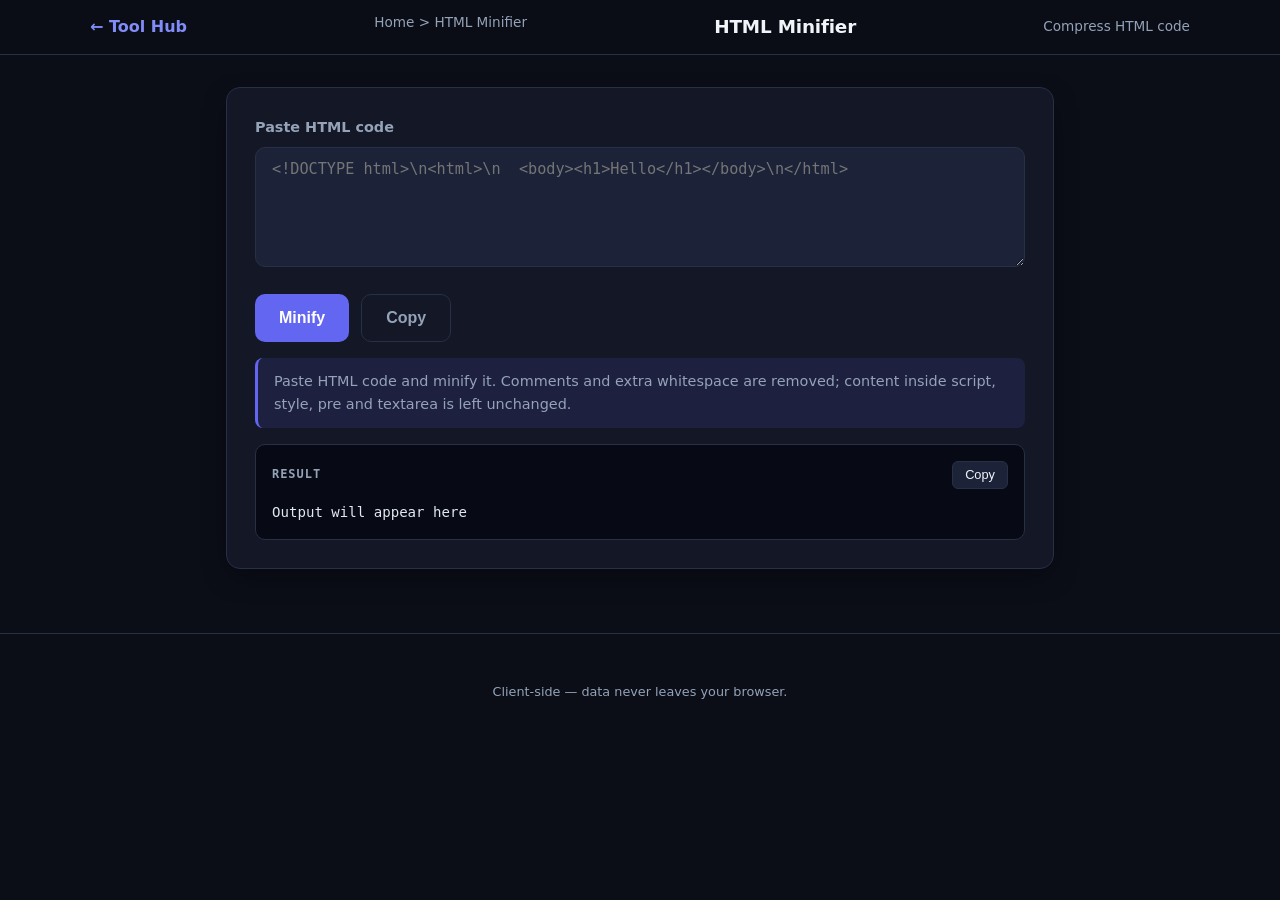
<file: tools/html.html>
<!DOCTYPE html>
<html lang="en">
<head>
  <meta charset="UTF-8" />
  <meta http-equiv="Content-Security-Policy" content="default-src 'self'; script-src 'self'; style-src 'self' 'unsafe-inline'; img-src 'self' data: blob:; connect-src 'self'; object-src 'none'; base-uri 'self'; form-action 'self'" />
  <meta name="viewport" content="width=device-width, initial-scale=1.0" />
  <meta name="description" content="Client-side HTML minifier. Remove comments and extra whitespace to reduce file size." />
  <meta name="robots" content="index, follow" />
  <link rel="canonical" href="https://sakibhtml323-source.github.io/Tool-Hub/tools/html.html" />
  <meta name="author" content="sakibhtml323-source (sakibsheikho69252@gmail.com)" />
  <meta property="og:title" content="HTML Minifier | Tool Hub" />
  <meta property="og:description" content="Client-side HTML minifier. Remove comments and extra whitespace to reduce file size." />
  <meta property="og:type" content="website" />
  <meta property="og:url" content="https://sakibhtml323-source.github.io/Tool-Hub/tools/html.html" />
  <meta property="og:image" content="https://sakibhtml323-source.github.io/Tool-Hub/assets/og-image.png" />
  <meta name="twitter:card" content="summary_large_image" />
  <meta name="theme-color" content="#0b0d17" />
  <meta name="twitter:title" content="HTML Minifier | Tool Hub" />
  <meta name="twitter:description" content="Client-side HTML minifier. Remove comments and extra whitespace to reduce file size." />
  <meta name="twitter:image" content="https://sakibhtml323-source.github.io/Tool-Hub/assets/og-image.png" />
  <link rel="icon" href="../assets/logo.svg" />
  <link rel="stylesheet" href="../assets/css/style.css" />
  <title>HTML Minifier | Tool Hub</title>
</head>
<body>
  <a href="#main" class="skip-link">Skip to main content</a>

  <header>
    <div class="container nav">
      <a href="../index.html" class="back" aria-label="Back to home">← Tool Hub</a>
      <nav class="breadcrumb" style="font-size:0.85rem;color:var(--muted);margin-bottom:0.5rem;">
        <a href="../index.html" style="color:var(--muted);text-decoration:none;">Home</a> &gt; HTML Minifier
      </nav>
      <h1 style="font-size:1.15rem;font-weight:800;letter-spacing:-0.01em;">HTML Minifier</h1>
      <div style="font-size:0.85rem;color:var(--muted);">Compress HTML code</div>
    </div>
  </header>

  <main id="main" class="tool-page">
    <div class="container">
      <div class="tool-shell">
        <div class="field">
          <label for="html-input">Paste HTML code</label>
          <textarea id="html-input" placeholder="&lt;!DOCTYPE html&gt;\n&lt;html&gt;\n  &lt;body&gt;&lt;h1&gt;Hello&lt;/h1&gt;&lt;/body&gt;\n&lt;/html&gt;"></textarea>
        </div>
        <div class="btn-group">
          <button id="html-minify" class="btn btn-primary" type="button">Minify</button>
          <button id="html-copy" class="btn btn-ghost" type="button">Copy</button>
        </div>

        <p class="howto">Paste HTML code and minify it. Comments and extra whitespace are removed; content inside script, style, pre and textarea is left unchanged.</p>
        <div id="html-alert" class="alert alert-info" role="status" aria-live="polite"><svg viewBox="0 0 24 24" aria-hidden="true" focusable="false"><circle cx="12" cy="12" r="10" fill="none" stroke="#6366f1" stroke-width="2"/><path d="M12 8h.01M11 12h1v5h1" stroke="#6366f1" stroke-width="2" fill="none" stroke-linecap="round"/></svg><span></span></div>

        <div class="output-box" id="html-output" aria-live="polite">
          <div class="output-header">
            <span class="lbl">Result</span>
            <button id="html-copy-btn" class="copy-btn" type="button">Copy</button>
          </div>
          <div id="html-output-text">Output will appear here</div>
        </div>
      </div>
    </div>
  </main>

  <footer>
    <div class="container">
      <p style="color:var(--muted);font-size:0.8rem;text-align:center;">Client-side — data never leaves your browser.</p>
    </div>
  </footer>

  <script type="application/ld+json">
  {
    "@context": "https://schema.org",
    "@type": "WebPage",
    "name": "HTML Minifier | Tool Hub",
    "url": "https://sakibhtml323-source.github.io/Tool-Hub/tools/html.html",
    "description": "Client-side HTML minifier. Remove comments and extra whitespace to reduce file size.",
    "isPartOf": {
      "@type": "WebSite",
      "name": "Tool Hub",
      "url": "https://sakibhtml323-source.github.io/Tool-Hub/"
    }
  }
  </script>

  <script src="../assets/js/common.js"></script>
  <script src="../assets/js/tool-html.js"></script>
</body>
</html>
</file>
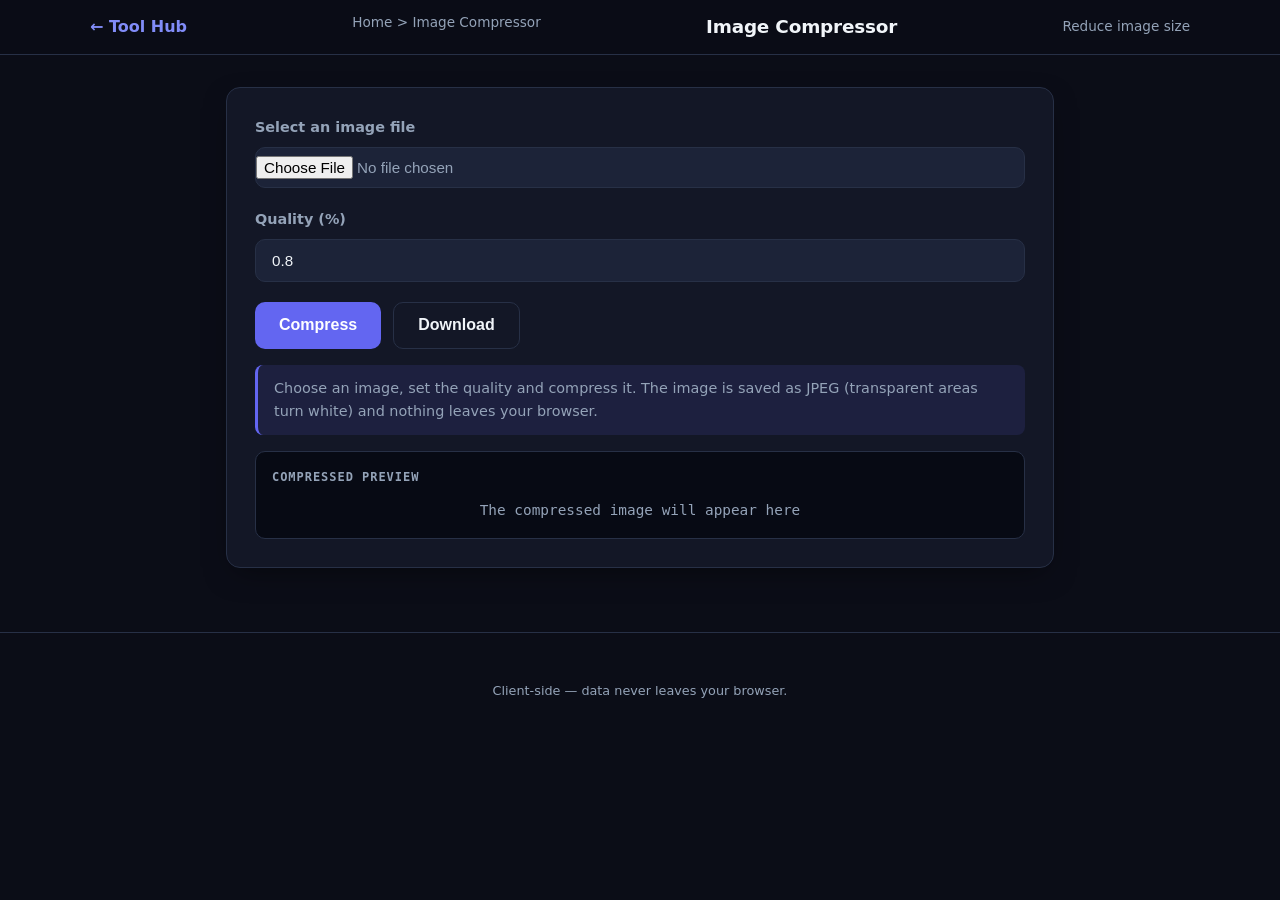
<file: tools/image.html>
<!DOCTYPE html>
<html lang="en">
<head>
  <meta charset="UTF-8" />
  <meta http-equiv="Content-Security-Policy" content="default-src 'self'; script-src 'self'; style-src 'self' 'unsafe-inline'; img-src 'self' data: blob:; connect-src 'self'; object-src 'none'; base-uri 'self'; form-action 'self'" />
  <meta name="viewport" content="width=device-width, initial-scale=1.0" />
  <meta name="description" content="Client-side image compressor. Reduce the image size and download it as JPEG." />
  <meta name="robots" content="index, follow" />
  <link rel="canonical" href="https://sakibhtml323-source.github.io/Tool-Hub/tools/image.html" />
  <meta name="author" content="sakibhtml323-source (sakibsheikho69252@gmail.com)" />
  <meta property="og:title" content="Image Compressor | Tool Hub" />
  <meta property="og:description" content="Client-side image compressor. Reduce the image size and download it as JPEG." />
  <meta property="og:type" content="website" />
  <meta property="og:url" content="https://sakibhtml323-source.github.io/Tool-Hub/tools/image.html" />
  <meta property="og:image" content="https://sakibhtml323-source.github.io/Tool-Hub/assets/og-image.png" />
  <meta name="twitter:card" content="summary_large_image" />
  <meta name="theme-color" content="#0b0d17" />
  <meta name="twitter:title" content="Image Compressor | Tool Hub" />
  <meta name="twitter:description" content="Client-side image compressor. Reduce the image size and download it as JPEG." />
  <meta name="twitter:image" content="https://sakibhtml323-source.github.io/Tool-Hub/assets/og-image.png" />
  <link rel="icon" href="../assets/logo.svg" />
  <link rel="stylesheet" href="../assets/css/style.css" />
  <title>Image Compressor | Tool Hub</title>
</head>
<body>
  <a href="#main" class="skip-link">Skip to main content</a>

  <header>
    <div class="container nav">
      <a href="../index.html" class="back" aria-label="Back to home">← Tool Hub</a>
      <nav class="breadcrumb" style="font-size:0.85rem;color:var(--muted);margin-bottom:0.5rem;">
        <a href="../index.html" style="color:var(--muted);text-decoration:none;">Home</a> &gt; Image Compressor
      </nav>
      <h1 style="font-size:1.15rem;font-weight:800;letter-spacing:-0.01em;">Image Compressor</h1>
      <div style="font-size:0.85rem;color:var(--muted);">Reduce image size</div>
    </div>
  </header>

  <main id="main" class="tool-page">
    <div class="container">
      <div class="tool-shell">
        <div class="field">
          <label for="img-file">Select an image file</label>
          <input type="file" id="img-file" accept="image/*" class="file-input" />
        </div>
        <div class="field">
          <label for="img-quality">Quality (%)</label>
          <input type="number" id="img-quality" value="0.8" min="0.1" max="1" step="0.1" />
        </div>
        <div class="btn-group">
          <button id="img-compress" class="btn btn-primary" type="button" disabled>Compress</button>
          <button id="img-download" class="btn btn-outline" type="button" disabled>Download</button>
        </div>

        <p class="howto">Choose an image, set the quality and compress it. The image is saved as JPEG (transparent areas turn white) and nothing leaves your browser.</p>
        <div id="img-alert" class="alert alert-info" role="status" aria-live="polite"><svg viewBox="0 0 24 24" aria-hidden="true" focusable="false"><circle cx="12" cy="12" r="10" fill="none" stroke="#6366f1" stroke-width="2"/><path d="M12 8h.01M11 12h1v5h1" stroke="#6366f1" stroke-width="2" fill="none" stroke-linecap="round"/></svg><span></span></div>

        <img id="img-preview" class="img-preview" alt="Preview" />
        <div id="img-info" style="margin-top:1rem;color:var(--muted);font-size:0.85rem;"></div>
        <div class="output-box" id="img-output" style="max-height:320px;text-align:center;">
          <div class="output-header"><span class="lbl">Compressed preview</span></div>
          <canvas id="img-canvas" style="border:1px solid var(--border);border-radius:8px;max-width:100%;display:none;"></canvas>
          <div id="img-placeholder" style="color:var(--muted);font-size:0.9rem;">The compressed image will appear here</div>
        </div>
      </div>
    </div>
  </main>

  <footer>
    <div class="container">
      <p style="color:var(--muted);font-size:0.8rem;text-align:center;">Client-side — data never leaves your browser.</p>
    </div>
  </footer>

  <script type="application/ld+json">
  {
    "@context": "https://schema.org",
    "@type": "WebPage",
    "name": "Image Compressor | Tool Hub",
    "url": "https://sakibhtml323-source.github.io/Tool-Hub/tools/image.html",
    "description": "Client-side image compressor. Reduce the image size and download it as JPEG.",
    "isPartOf": {
      "@type": "WebSite",
      "name": "Tool Hub",
      "url": "https://sakibhtml323-source.github.io/Tool-Hub/"
    }
  }
  </script>

  <script src="../assets/js/common.js"></script>
  <script src="../assets/js/tool-image.js"></script>
</body>
</html>
</file>
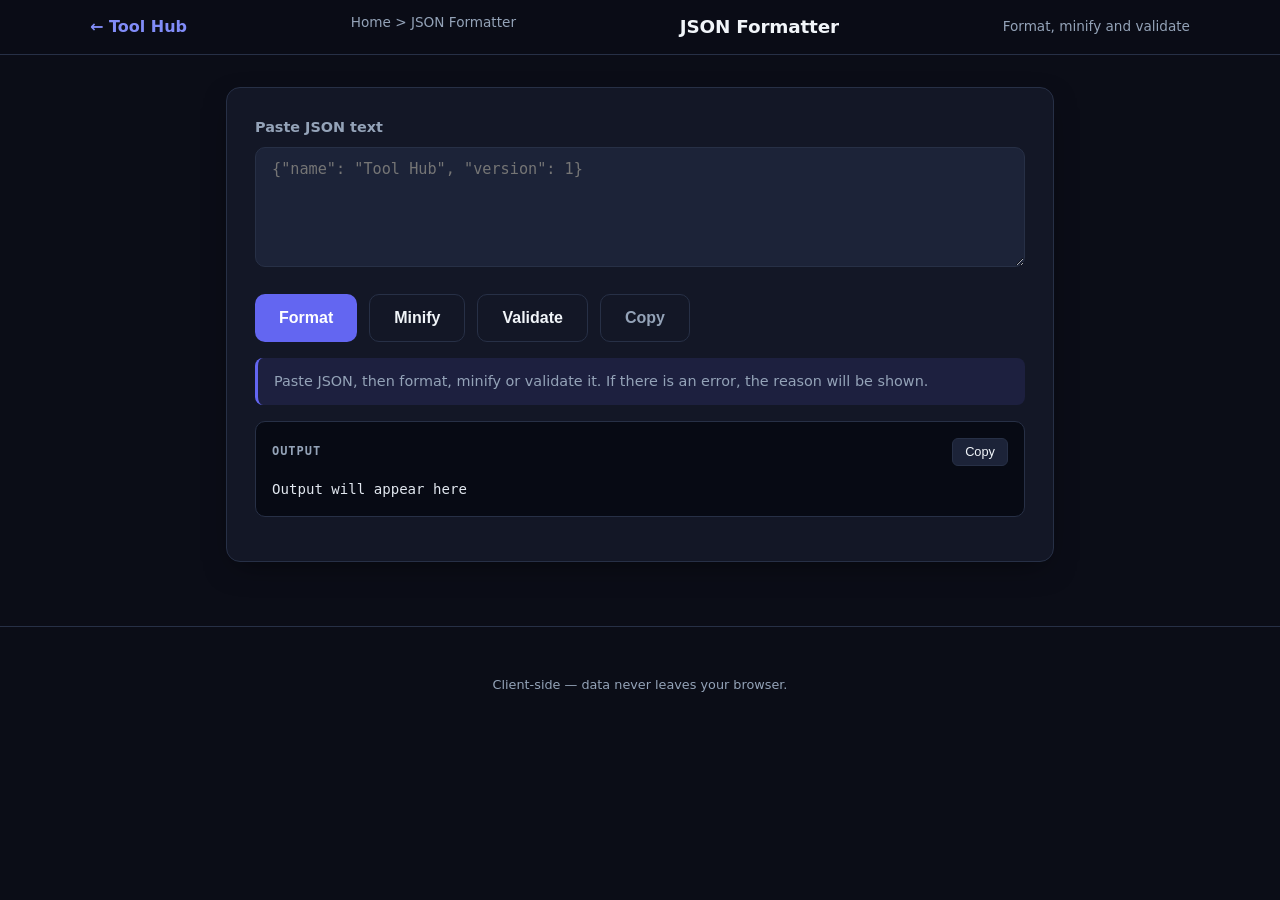
<file: tools/json.html>
<!DOCTYPE html>
<html lang="en">
<head>
  <meta charset="UTF-8" />
  <meta http-equiv="Content-Security-Policy" content="default-src 'self'; script-src 'self'; style-src 'self' 'unsafe-inline'; img-src 'self' data: blob:; connect-src 'self'; object-src 'none'; base-uri 'self'; form-action 'self'" />
  <meta name="viewport" content="width=device-width, initial-scale=1.0" />
  <meta name="description" content="Client-side JSON formatter and validator. Format, minify and find errors in JSON." />
  <meta name="robots" content="index, follow" />
  <link rel="canonical" href="https://sakibhtml323-source.github.io/Tool-Hub/tools/json.html" />
  <meta name="author" content="sakibhtml323-source (sakibsheikho69252@gmail.com)" />
  <meta property="og:title" content="JSON Formatter | Tool Hub" />
  <meta property="og:description" content="Client-side JSON formatter and validator. Format, minify and find errors in JSON." />
  <meta property="og:type" content="website" />
  <meta property="og:url" content="https://sakibhtml323-source.github.io/Tool-Hub/tools/json.html" />
  <meta property="og:image" content="https://sakibhtml323-source.github.io/Tool-Hub/assets/og-image.png" />
  <meta name="twitter:card" content="summary_large_image" />
  <meta name="theme-color" content="#0b0d17" />
  <meta name="twitter:title" content="JSON Formatter | Tool Hub" />
  <meta name="twitter:description" content="Client-side JSON formatter and validator. Format, minify and find errors in JSON." />
  <meta name="twitter:image" content="https://sakibhtml323-source.github.io/Tool-Hub/assets/og-image.png" />
  <link rel="icon" href="../assets/logo.svg" />
  <link rel="stylesheet" href="../assets/css/style.css" />
  <title>JSON Formatter | Tool Hub</title>
</head>
<body>
  <a href="#main" class="skip-link">Skip to main content</a>

  <header>
    <div class="container nav">
      <a href="../index.html" class="back" aria-label="Back to home">← Tool Hub</a>
      <nav class="breadcrumb" style="font-size:0.85rem;color:var(--muted);margin-bottom:0.5rem;">
        <a href="../index.html" style="color:var(--muted);text-decoration:none;">Home</a> &gt; JSON Formatter
      </nav>
      <h1 style="font-size:1.15rem;font-weight:800;letter-spacing:-0.01em;">JSON Formatter</h1>
      <div style="font-size:0.85rem;color:var(--muted);">Format, minify and validate</div>
    </div>
  </header>

  <main id="main" class="tool-page">
    <div class="container">
      <div class="tool-shell">
        <div class="field">
          <label for="json-input">Paste JSON text</label>
          <textarea id="json-input" placeholder='{"name": "Tool Hub", "version": 1}'></textarea>
        </div>
        <div class="btn-group">
          <button id="json-format" class="btn btn-primary" type="button">Format</button>
          <button id="json-minify" class="btn btn-outline" type="button">Minify</button>
          <button id="json-validate" class="btn btn-outline" type="button">Validate</button>
          <button id="json-copy" class="btn btn-ghost" type="button">Copy</button>
        </div>

        <p class="howto">Paste JSON, then format, minify or validate it. If there is an error, the reason will be shown.</p>
        <div id="json-alert" class="alert alert-info" role="status" aria-live="polite"><svg viewBox="0 0 24 24" aria-hidden="true" focusable="false"><circle cx="12" cy="12" r="10" fill="none" stroke="#6366f1" stroke-width="2"/><path d="M12 8h.01M11 12h1v5h1" stroke="#6366f1" stroke-width="2" fill="none" stroke-linecap="round"/></svg><span></span></div>

        <div class="output-box" id="json-output" aria-live="polite">
          <div class="output-header">
            <span class="lbl">Output</span>
            <button id="json-copy-btn" class="copy-btn" type="button">Copy</button>
          </div>
          <div id="json-output-text">Output will appear here</div>
        </div>
        <div id="json-download" class="download-area">
          <a id="json-download-link" class="download-btn" download="formatted.json" style="display:none;">Download JSON</a>
        </div>
      </div>
    </div>
  </main>

  <footer>
    <div class="container">
      <p style="color:var(--muted);font-size:0.8rem;text-align:center;">Client-side — data never leaves your browser.</p>
    </div>
  </footer>

  <script type="application/ld+json">
  {
    "@context": "https://schema.org",
    "@type": "WebPage",
    "name": "JSON Formatter | Tool Hub",
    "url": "https://sakibhtml323-source.github.io/Tool-Hub/tools/json.html",
    "description": "Client-side JSON formatter and validator. Format, minify and find errors in JSON.",
    "isPartOf": {
      "@type": "WebSite",
      "name": "Tool Hub",
      "url": "https://sakibhtml323-source.github.io/Tool-Hub/"
    }
  }
  </script>

  <script src="../assets/js/common.js"></script>
  <script src="../assets/js/tool-json.js"></script>
</body>
</html>
</file>
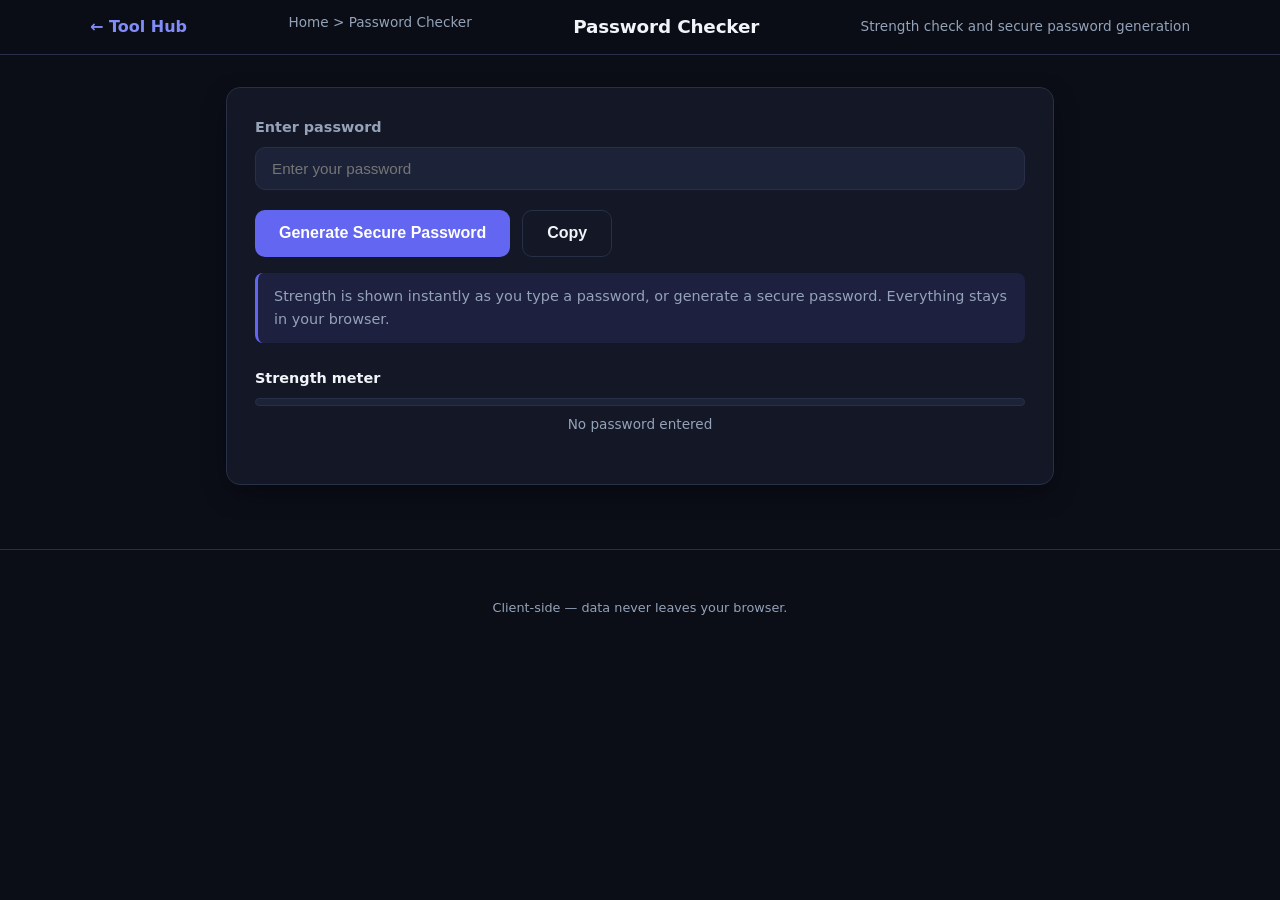
<file: tools/password.html>
<!DOCTYPE html>
<html lang="en">
<head>
  <meta charset="UTF-8" />
  <meta http-equiv="Content-Security-Policy" content="default-src 'self'; script-src 'self'; style-src 'self' 'unsafe-inline'; img-src 'self' data: blob:; connect-src 'self'; object-src 'none'; base-uri 'self'; form-action 'self'" />
  <meta name="viewport" content="width=device-width, initial-scale=1.0" />
  <meta name="description" content="Client-side password strength checker and secure password generator." />
  <meta name="robots" content="index, follow" />
  <link rel="canonical" href="https://sakibhtml323-source.github.io/Tool-Hub/tools/password.html" />
  <meta name="author" content="sakibhtml323-source (sakibsheikho69252@gmail.com)" />
  <meta property="og:title" content="Password Checker | Tool Hub" />
  <meta property="og:description" content="Client-side password strength checker and secure password generator." />
  <meta property="og:type" content="website" />
  <meta property="og:url" content="https://sakibhtml323-source.github.io/Tool-Hub/tools/password.html" />
  <meta property="og:image" content="https://sakibhtml323-source.github.io/Tool-Hub/assets/og-image.png" />
  <meta name="twitter:card" content="summary_large_image" />
  <meta name="theme-color" content="#0b0d17" />
  <meta name="twitter:title" content="Password Checker | Tool Hub" />
  <meta name="twitter:description" content="Client-side password strength checker and secure password generator." />
  <meta name="twitter:image" content="https://sakibhtml323-source.github.io/Tool-Hub/assets/og-image.png" />
  <link rel="icon" href="../assets/logo.svg" />
  <link rel="stylesheet" href="../assets/css/style.css" />
  <title>Password Checker | Tool Hub</title>
</head>
<body>
  <a href="#main" class="skip-link">Skip to main content</a>

  <header>
    <div class="container nav">
      <a href="../index.html" class="back" aria-label="Back to home">← Tool Hub</a>
      <nav class="breadcrumb" style="font-size:0.85rem;color:var(--muted);margin-bottom:0.5rem;">
        <a href="../index.html" style="color:var(--muted);text-decoration:none;">Home</a> &gt; Password Checker
      </nav>
      <h1 style="font-size:1.15rem;font-weight:800;letter-spacing:-0.01em;">Password Checker</h1>
      <div style="font-size:0.85rem;color:var(--muted);">Strength check and secure password generation</div>
    </div>
  </header>

  <main id="main" class="tool-page">
    <div class="container">
      <div class="tool-shell">
        <div class="field">
          <label for="pw-input">Enter password</label>
          <input type="password" id="pw-input" placeholder="Enter your password" />
        </div>
        <div class="btn-group">
          <button id="pw-gen" class="btn btn-primary" type="button">Generate Secure Password</button>
          <button id="pw-copy" class="btn btn-outline" type="button" disabled>Copy</button>
        </div>

        <p class="howto">Strength is shown instantly as you type a password, or generate a secure password. Everything stays in your browser.</p>
        <div id="pw-alert" class="alert alert-info" role="status" aria-live="polite"><svg viewBox="0 0 24 24" aria-hidden="true" focusable="false"><circle cx="12" cy="12" r="10" fill="none" stroke="#6366f1" stroke-width="2"/><path d="M12 8h.01M11 12h1v5h1" stroke="#6366f1" stroke-width="2" fill="none" stroke-linecap="round"/></svg><span></span></div>

        <div class="field" style="margin-top:1.5rem;">
          <label style="display:block;font-size:0.9rem;font-weight:700;color:var(--text);margin-bottom:0.5rem;">Strength meter</label>
          <div style="height:8px;background:var(--surface-2);border:1px solid var(--border);border-radius:4px;overflow:hidden;">
            <div id="pw-meter" style="height:100%;width:0%;background:var(--border);transition:width .3s,background .3s;"></div>
          </div>
          <div id="pw-score" style="font-size:0.85rem;color:var(--muted);margin-top:0.5rem;text-align:center;">No password entered</div>
        </div>

        <div class="result-grid" id="pw-details" style="display:none;">
          <div class="result-card"><div class="val" id="pw-len">0</div><div class="lbl">Length</div></div>
          <div class="result-card"><div class="val" id="pw-upper">0</div><div class="lbl">Uppercase</div></div>
          <div class="result-card"><div class="val" id="pw-lower">0</div><div class="lbl">Lowercase</div></div>
          <div class="result-card"><div class="val" id="pw-digit">0</div><div class="lbl">Numbers</div></div>
          <div class="result-card"><div class="val" id="pw-symbol">0</div><div class="lbl">Symbols</div></div>
        </div>
      </div>
    </div>
  </main>

  <footer>
    <div class="container">
      <p style="color:var(--muted);font-size:0.8rem;text-align:center;">Client-side — data never leaves your browser.</p>
    </div>
  </footer>

  <script type="application/ld+json">
  {
    "@context": "https://schema.org",
    "@type": "WebPage",
    "name": "Password Checker | Tool Hub",
    "url": "https://sakibhtml323-source.github.io/Tool-Hub/tools/password.html",
    "description": "Client-side password strength checker and secure password generator.",
    "isPartOf": {
      "@type": "WebSite",
      "name": "Tool Hub",
      "url": "https://sakibhtml323-source.github.io/Tool-Hub/"
    }
  }
  </script>

  <script src="../assets/js/common.js"></script>
  <script src="../assets/js/tool-password.js"></script>
</body>
</html>
</file>
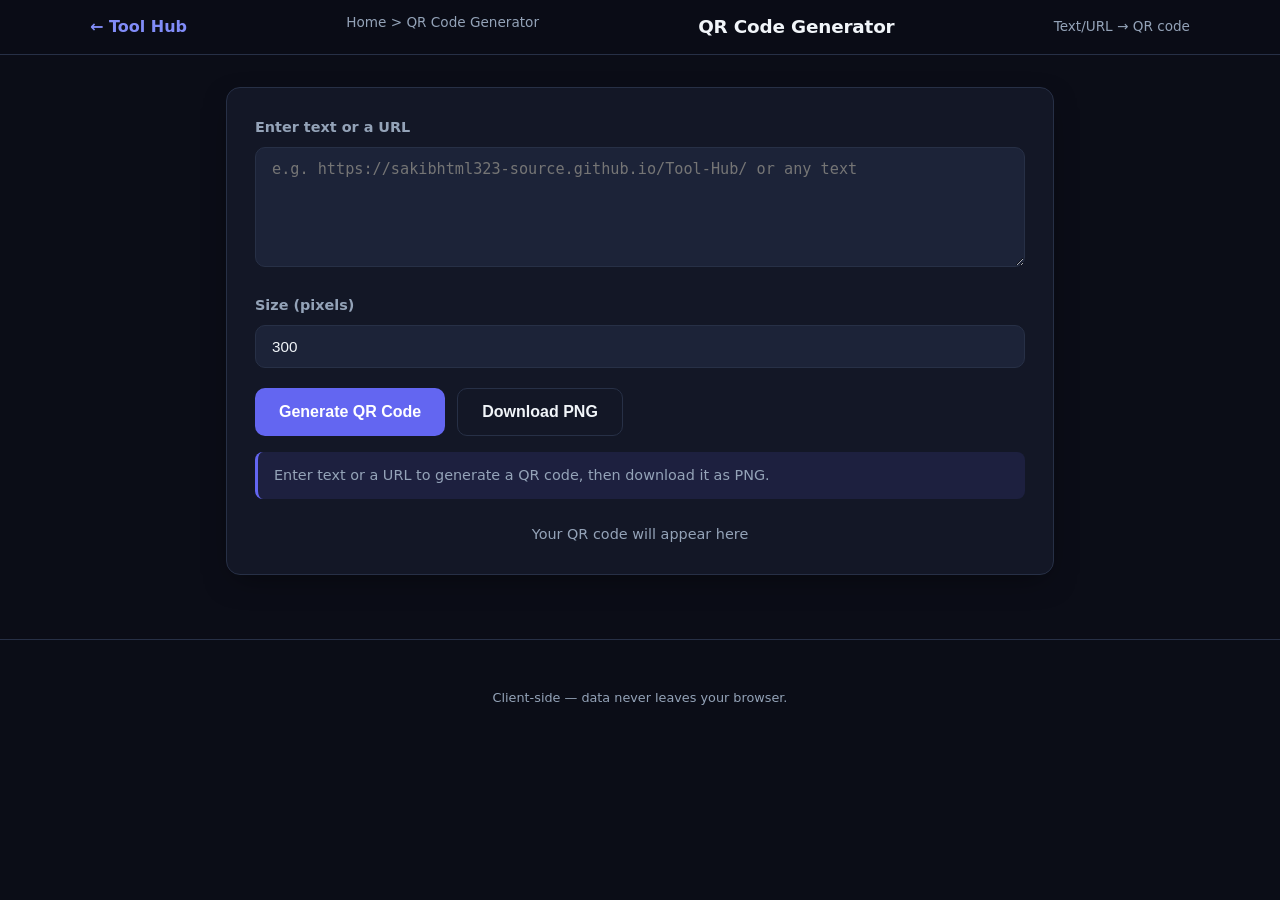
<file: tools/qr-code.html>
<!DOCTYPE html>
<html lang="en">
<head>
  <meta charset="UTF-8" />
  <meta http-equiv="Content-Security-Policy" content="default-src 'self'; script-src 'self'; style-src 'self' 'unsafe-inline'; img-src 'self' data: blob:; connect-src 'self'; object-src 'none'; base-uri 'self'; form-action 'self'" />
  <meta name="viewport" content="width=device-width, initial-scale=1.0" />
  <meta name="description" content="Client-side QR code generator. Create a QR code from text or a URL and download it as PNG." />
  <meta name="robots" content="index, follow" />
  <link rel="canonical" href="https://sakibhtml323-source.github.io/Tool-Hub/tools/qr-code.html" />
  <meta name="author" content="sakibhtml323-source (sakibsheikho69252@gmail.com)" />
  <meta property="og:title" content="QR Code Generator | Tool Hub" />
  <meta property="og:description" content="Client-side QR code generator. Create a QR code from text or a URL and download it as PNG." />
  <meta property="og:type" content="website" />
  <meta property="og:url" content="https://sakibhtml323-source.github.io/Tool-Hub/tools/qr-code.html" />
  <meta property="og:image" content="https://sakibhtml323-source.github.io/Tool-Hub/assets/og-image.png" />
  <meta name="twitter:card" content="summary_large_image" />
  <meta name="theme-color" content="#0b0d17" />
  <meta name="twitter:title" content="QR Code Generator | Tool Hub" />
  <meta name="twitter:description" content="Client-side QR code generator. Create a QR code from text or a URL and download it as PNG." />
  <meta name="twitter:image" content="https://sakibhtml323-source.github.io/Tool-Hub/assets/og-image.png" />
  <link rel="icon" href="../assets/logo.svg" />
  <link rel="stylesheet" href="../assets/css/style.css" />
  <title>QR Code Generator | Tool Hub</title>
</head>
<body>
  <a href="#main" class="skip-link">Skip to main content</a>

  <header>
    <div class="container nav">
      <a href="../index.html" class="back" aria-label="Back to home">← Tool Hub</a>
      <nav class="breadcrumb" style="font-size:0.85rem;color:var(--muted);margin-bottom:0.5rem;">
        <a href="../index.html" style="color:var(--muted);text-decoration:none;">Home</a> &gt; QR Code Generator
      </nav>
      <h1 style="font-size:1.15rem;font-weight:800;letter-spacing:-0.01em;">QR Code Generator</h1>
      <div style="font-size:0.85rem;color:var(--muted);">Text/URL → QR code</div>
    </div>
  </header>

  <main id="main" class="tool-page">
    <div class="container">
      <div class="tool-shell">
        <div class="field">
          <label for="qr-text">Enter text or a URL</label>
          <textarea id="qr-text" placeholder="e.g. https://sakibhtml323-source.github.io/Tool-Hub/ or any text"></textarea>
        </div>
        <div class="field">
          <label for="qr-size">Size (pixels)</label>
          <input type="number" id="qr-size" value="300" min="100" max="1000" />
        </div>
        <div class="btn-group">
          <button id="qr-generate" class="btn btn-primary" type="button">Generate QR Code</button>
          <button id="qr-download" class="btn btn-outline" type="button" disabled>Download PNG</button>
        </div>

        <p class="howto">Enter text or a URL to generate a QR code, then download it as PNG.</p>
        <div id="qr-alert" class="alert alert-info" role="status" aria-live="polite"><svg viewBox="0 0 24 24" aria-hidden="true" focusable="false"><circle cx="12" cy="12" r="10" fill="none" stroke="#6366f1" stroke-width="2"/><path d="M12 8h.01M11 12h1v5h1" stroke="#6366f1" stroke-width="2" fill="none" stroke-linecap="round"/></svg><span></span></div>

        <div id="qr-output" style="margin-top:1.5rem;text-align:center;">
          <canvas id="qr-canvas" style="border:1px solid var(--border);border-radius:8px;background:#ffffff;display:none;max-width:100%;"></canvas>
          <div id="qr-placeholder" style="color:var(--muted);font-size:0.9rem;">Your QR code will appear here</div>
        </div>
      </div>
    </div>
  </main>

  <footer>
    <div class="container">
      <p style="color:var(--muted);font-size:0.8rem;text-align:center;">Client-side — data never leaves your browser.</p>
    </div>
  </footer>

  <script type="application/ld+json">
  {
    "@context": "https://schema.org",
    "@type": "WebPage",
    "name": "QR Code Generator | Tool Hub",
    "url": "https://sakibhtml323-source.github.io/Tool-Hub/tools/qr-code.html",
    "description": "Client-side QR code generator. Create a QR code from text or a URL and download it as PNG.",
    "isPartOf": {
      "@type": "WebSite",
      "name": "Tool Hub",
      "url": "https://sakibhtml323-source.github.io/Tool-Hub/"
    }
  }
  </script>

  
  <script src="../assets/js/qrcode.min.js"></script>
  <script src="../assets/js/common.js"></script>
  <script src="../assets/js/tool-qr-code.js"></script>
</body>
</html>
</file>
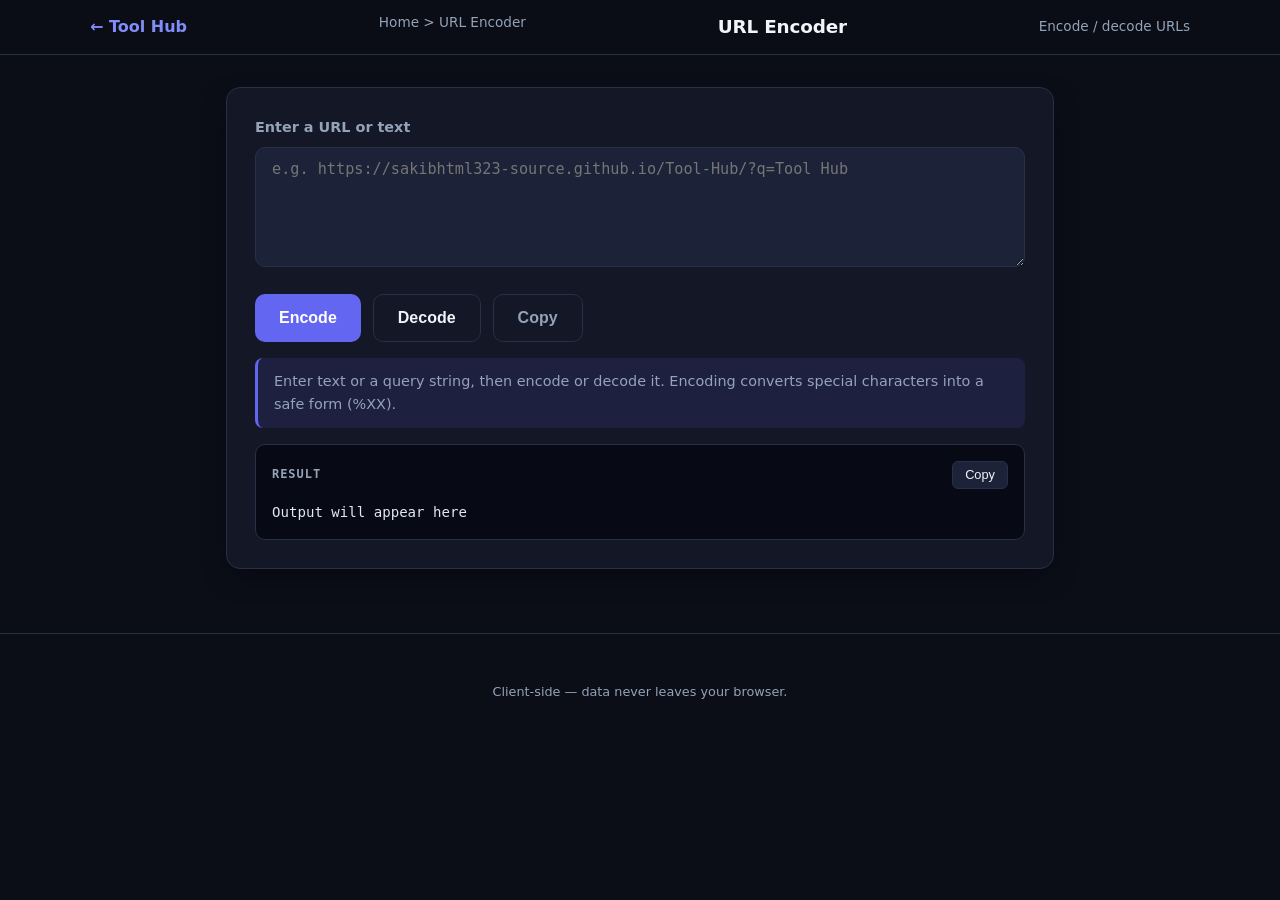
<file: tools/url.html>
<!DOCTYPE html>
<html lang="en">
<head>
  <meta charset="UTF-8" />
  <meta http-equiv="Content-Security-Policy" content="default-src 'self'; script-src 'self'; style-src 'self' 'unsafe-inline'; img-src 'self' data: blob:; connect-src 'self'; object-src 'none'; base-uri 'self'; form-action 'self'" />
  <meta name="viewport" content="width=device-width, initial-scale=1.0" />
  <meta name="description" content="Client-side URL encoder and decoder. Encode or decode query strings." />
  <meta name="robots" content="index, follow" />
  <link rel="canonical" href="https://sakibhtml323-source.github.io/Tool-Hub/tools/url.html" />
  <meta name="author" content="sakibhtml323-source (sakibsheikho69252@gmail.com)" />
  <meta property="og:title" content="URL Encoder | Tool Hub" />
  <meta property="og:description" content="Client-side URL encoder and decoder. Encode or decode query strings." />
  <meta property="og:type" content="website" />
  <meta property="og:url" content="https://sakibhtml323-source.github.io/Tool-Hub/tools/url.html" />
  <meta property="og:image" content="https://sakibhtml323-source.github.io/Tool-Hub/assets/og-image.png" />
  <meta name="twitter:card" content="summary_large_image" />
  <meta name="theme-color" content="#0b0d17" />
  <meta name="twitter:title" content="URL Encoder | Tool Hub" />
  <meta name="twitter:description" content="Client-side URL encoder and decoder. Encode or decode query strings." />
  <meta name="twitter:image" content="https://sakibhtml323-source.github.io/Tool-Hub/assets/og-image.png" />
  <link rel="icon" href="../assets/logo.svg" />
  <link rel="stylesheet" href="../assets/css/style.css" />
  <title>URL Encoder | Tool Hub</title>
</head>
<body>
  <a href="#main" class="skip-link">Skip to main content</a>

  <header>
    <div class="container nav">
      <a href="../index.html" class="back" aria-label="Back to home">← Tool Hub</a>
      <nav class="breadcrumb" style="font-size:0.85rem;color:var(--muted);margin-bottom:0.5rem;">
        <a href="../index.html" style="color:var(--muted);text-decoration:none;">Home</a> &gt; URL Encoder
      </nav>
      <h1 style="font-size:1.15rem;font-weight:800;letter-spacing:-0.01em;">URL Encoder</h1>
      <div style="font-size:0.85rem;color:var(--muted);">Encode / decode URLs</div>
    </div>
  </header>

  <main id="main" class="tool-page">
    <div class="container">
      <div class="tool-shell">
        <div class="field">
          <label for="url-input">Enter a URL or text</label>
          <textarea id="url-input" placeholder="e.g. https://sakibhtml323-source.github.io/Tool-Hub/?q=Tool Hub"></textarea>
        </div>
        <div class="btn-group">
          <button id="url-encode" class="btn btn-primary" type="button">Encode</button>
          <button id="url-decode" class="btn btn-outline" type="button">Decode</button>
          <button id="url-copy" class="btn btn-ghost" type="button">Copy</button>
        </div>

        <p class="howto">Enter text or a query string, then encode or decode it. Encoding converts special characters into a safe form (%XX).</p>
        <div id="url-alert" class="alert alert-info" role="status" aria-live="polite"><svg viewBox="0 0 24 24" aria-hidden="true" focusable="false"><circle cx="12" cy="12" r="10" fill="none" stroke="#6366f1" stroke-width="2"/><path d="M12 8h.01M11 12h1v5h1" stroke="#6366f1" stroke-width="2" fill="none" stroke-linecap="round"/></svg><span></span></div>

        <div class="output-box" id="url-output" aria-live="polite">
          <div class="output-header">
            <span class="lbl">Result</span>
            <button id="url-copy-btn" class="copy-btn" type="button">Copy</button>
          </div>
          <div id="url-output-text">Output will appear here</div>
        </div>
      </div>
    </div>
  </main>

  <footer>
    <div class="container">
      <p style="color:var(--muted);font-size:0.8rem;text-align:center;">Client-side — data never leaves your browser.</p>
    </div>
  </footer>

  <script type="application/ld+json">
  {
    "@context": "https://schema.org",
    "@type": "WebPage",
    "name": "URL Encoder | Tool Hub",
    "url": "https://sakibhtml323-source.github.io/Tool-Hub/tools/url.html",
    "description": "Client-side URL encoder and decoder. Encode or decode query strings.",
    "isPartOf": {
      "@type": "WebSite",
      "name": "Tool Hub",
      "url": "https://sakibhtml323-source.github.io/Tool-Hub/"
    }
  }
  </script>

  <script src="../assets/js/common.js"></script>
  <script src="../assets/js/tool-url.js"></script>
</body>
</html>
</file>
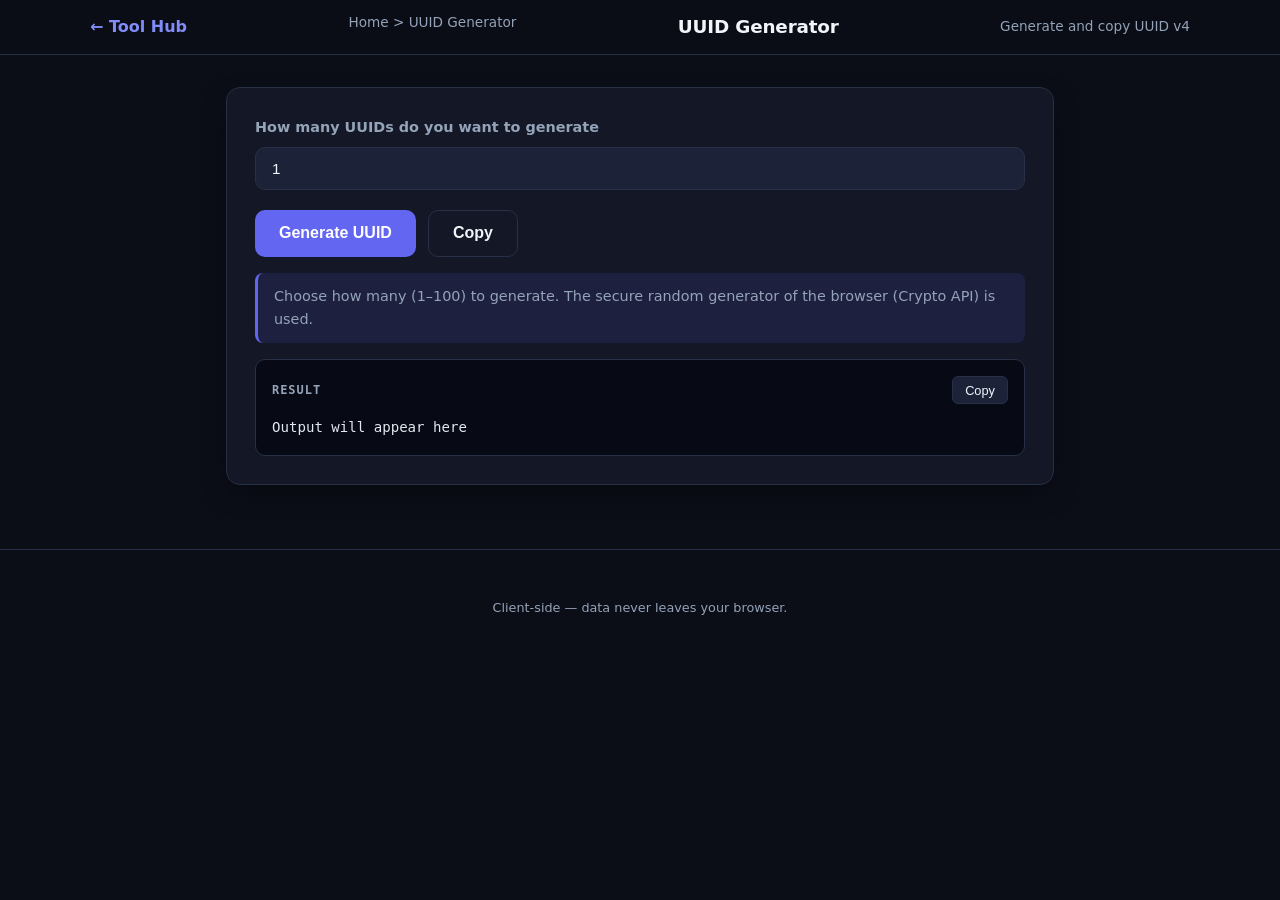
<file: tools/uuid.html>
<!DOCTYPE html>
<html lang="en">
<head>
  <meta charset="UTF-8" />
  <meta http-equiv="Content-Security-Policy" content="default-src 'self'; script-src 'self'; style-src 'self' 'unsafe-inline'; img-src 'self' data: blob:; connect-src 'self'; object-src 'none'; base-uri 'self'; form-action 'self'" />
  <meta name="viewport" content="width=device-width, initial-scale=1.0" />
  <meta name="description" content="Client-side UUID generator. Generate and copy up to 100 UUID v4 values at once." />
  <meta name="robots" content="index, follow" />
  <link rel="canonical" href="https://sakibhtml323-source.github.io/Tool-Hub/tools/uuid.html" />
  <meta name="author" content="sakibhtml323-source (sakibsheikho69252@gmail.com)" />
  <meta property="og:title" content="UUID Generator | Tool Hub" />
  <meta property="og:description" content="Client-side UUID generator. Generate and copy up to 100 UUID v4 values at once." />
  <meta property="og:type" content="website" />
  <meta property="og:url" content="https://sakibhtml323-source.github.io/Tool-Hub/tools/uuid.html" />
  <meta property="og:image" content="https://sakibhtml323-source.github.io/Tool-Hub/assets/og-image.png" />
  <meta name="twitter:card" content="summary_large_image" />
  <meta name="theme-color" content="#0b0d17" />
  <meta name="twitter:title" content="UUID Generator | Tool Hub" />
  <meta name="twitter:description" content="Client-side UUID generator. Generate and copy up to 100 UUID v4 values at once." />
  <meta name="twitter:image" content="https://sakibhtml323-source.github.io/Tool-Hub/assets/og-image.png" />
  <link rel="icon" href="../assets/logo.svg" />
  <link rel="stylesheet" href="../assets/css/style.css" />
  <title>UUID Generator | Tool Hub</title>
</head>
<body>
  <a href="#main" class="skip-link">Skip to main content</a>

  <header>
    <div class="container nav">
      <a href="../index.html" class="back" aria-label="Back to home">← Tool Hub</a>
      <nav class="breadcrumb" style="font-size:0.85rem;color:var(--muted);margin-bottom:0.5rem;">
        <a href="../index.html" style="color:var(--muted);text-decoration:none;">Home</a> &gt; UUID Generator
      </nav>
      <h1 style="font-size:1.15rem;font-weight:800;letter-spacing:-0.01em;">UUID Generator</h1>
      <div style="font-size:0.85rem;color:var(--muted);">Generate and copy UUID v4</div>
    </div>
  </header>

  <main id="main" class="tool-page">
    <div class="container">
      <div class="tool-shell">
        <div class="field">
          <label for="uuid-count">How many UUIDs do you want to generate</label>
          <input type="number" id="uuid-count" value="1" min="1" max="100" />
        </div>
        <div class="btn-group">
          <button id="uuid-gen" class="btn btn-primary" type="button">Generate UUID</button>
          <button id="uuid-copy" class="btn btn-outline" type="button" disabled>Copy</button>
        </div>

        <p class="howto">Choose how many (1–100) to generate. The secure random generator of the browser (Crypto API) is used.</p>
        <div id="uuid-alert" class="alert alert-info" role="status" aria-live="polite"><svg viewBox="0 0 24 24" aria-hidden="true" focusable="false"><circle cx="12" cy="12" r="10" fill="none" stroke="#6366f1" stroke-width="2"/><path d="M12 8h.01M11 12h1v5h1" stroke="#6366f1" stroke-width="2" fill="none" stroke-linecap="round"/></svg><span></span></div>

        <div class="output-box" id="uuid-output" aria-live="polite">
          <div class="output-header">
            <span class="lbl">Result</span>
            <button id="uuid-copy-btn" class="copy-btn" type="button">Copy</button>
          </div>
          <div id="uuid-output-text">Output will appear here</div>
        </div>
      </div>
    </div>
  </main>

  <footer>
    <div class="container">
      <p style="color:var(--muted);font-size:0.8rem;text-align:center;">Client-side — data never leaves your browser.</p>
    </div>
  </footer>

  <script type="application/ld+json">
  {
    "@context": "https://schema.org",
    "@type": "WebPage",
    "name": "UUID Generator | Tool Hub",
    "url": "https://sakibhtml323-source.github.io/Tool-Hub/tools/uuid.html",
    "description": "Client-side UUID generator. Generate and copy up to 100 UUID v4 values at once.",
    "isPartOf": {
      "@type": "WebSite",
      "name": "Tool Hub",
      "url": "https://sakibhtml323-source.github.io/Tool-Hub/"
    }
  }
  </script>

  <script src="../assets/js/common.js"></script>
  <script src="../assets/js/tool-uuid.js"></script>
</body>
</html>
</file>
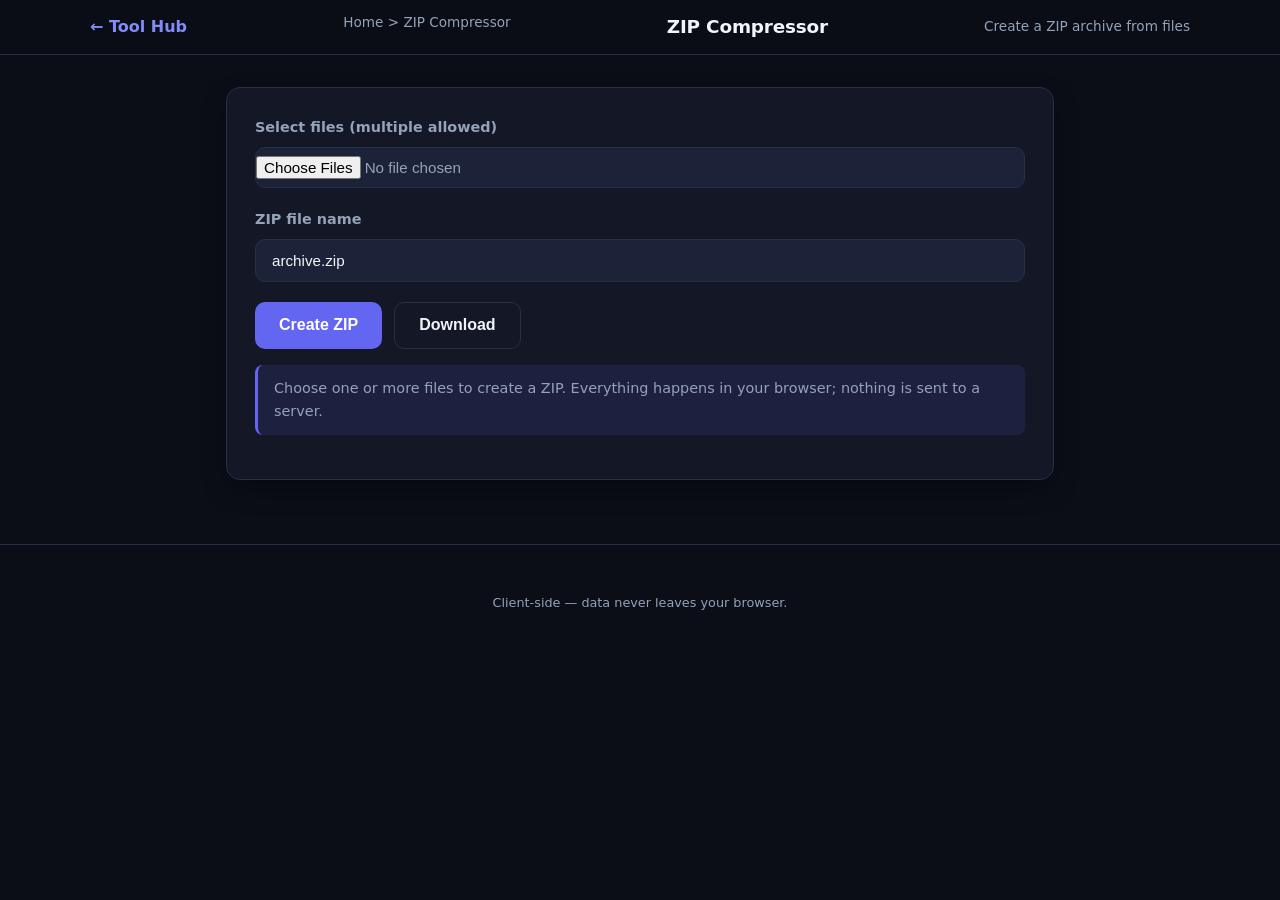
<file: tools/zip.html>
<!DOCTYPE html>
<html lang="en">
<head>
  <meta charset="UTF-8" />
  <meta http-equiv="Content-Security-Policy" content="default-src 'self'; script-src 'self'; style-src 'self' 'unsafe-inline'; img-src 'self' data: blob:; connect-src 'self'; object-src 'none'; base-uri 'self'; form-action 'self'" />
  <meta name="viewport" content="width=device-width, initial-scale=1.0" />
  <meta name="description" content="Client-side ZIP tool. Select multiple files and create a ZIP archive." />
  <meta name="robots" content="index, follow" />
  <link rel="canonical" href="https://sakibhtml323-source.github.io/Tool-Hub/tools/zip.html" />
  <meta name="author" content="sakibhtml323-source (sakibsheikho69252@gmail.com)" />
  <meta property="og:title" content="ZIP Compressor | Tool Hub" />
  <meta property="og:description" content="Client-side ZIP tool. Select multiple files and create a ZIP archive." />
  <meta property="og:type" content="website" />
  <meta property="og:url" content="https://sakibhtml323-source.github.io/Tool-Hub/tools/zip.html" />
  <meta property="og:image" content="https://sakibhtml323-source.github.io/Tool-Hub/assets/og-image.png" />
  <meta name="twitter:card" content="summary_large_image" />
  <meta name="theme-color" content="#0b0d17" />
  <meta name="twitter:title" content="ZIP Compressor | Tool Hub" />
  <meta name="twitter:description" content="Client-side ZIP tool. Select multiple files and create a ZIP archive." />
  <meta name="twitter:image" content="https://sakibhtml323-source.github.io/Tool-Hub/assets/og-image.png" />
  <link rel="icon" href="../assets/logo.svg" />
  <link rel="stylesheet" href="../assets/css/style.css" />
  <title>ZIP Compressor | Tool Hub</title>
</head>
<body>
  <a href="#main" class="skip-link">Skip to main content</a>

  <header>
    <div class="container nav">
      <a href="../index.html" class="back" aria-label="Back to home">← Tool Hub</a>
      <nav class="breadcrumb" style="font-size:0.85rem;color:var(--muted);margin-bottom:0.5rem;">
        <a href="../index.html" style="color:var(--muted);text-decoration:none;">Home</a> &gt; ZIP Compressor
      </nav>
      <h1 style="font-size:1.15rem;font-weight:800;letter-spacing:-0.01em;">ZIP Compressor</h1>
      <div style="font-size:0.85rem;color:var(--muted);">Create a ZIP archive from files</div>
    </div>
  </header>

  <main id="main" class="tool-page">
    <div class="container">
      <div class="tool-shell">
        <div class="field">
          <label for="zip-files">Select files (multiple allowed)</label>
          <input type="file" id="zip-files" multiple class="file-input" />
        </div>
        <div class="field">
          <label for="zip-name">ZIP file name</label>
          <input type="text" id="zip-name" value="archive.zip" />
        </div>
        <div class="btn-group">
          <button id="zip-create" class="btn btn-primary" type="button" disabled>Create ZIP</button>
          <button id="zip-download" class="btn btn-outline" type="button" disabled>Download</button>
        </div>

        <p class="howto">Choose one or more files to create a ZIP. Everything happens in your browser; nothing is sent to a server.</p>
        <div id="zip-alert" class="alert alert-info" role="status" aria-live="polite"><svg viewBox="0 0 24 24" aria-hidden="true" focusable="false"><circle cx="12" cy="12" r="10" fill="none" stroke="#6366f1" stroke-width="2"/><path d="M12 8h.01M11 12h1v5h1" stroke="#6366f1" stroke-width="2" fill="none" stroke-linecap="round"/></svg><span></span></div>

        <div id="zip-list" style="margin-top:1rem;color:var(--muted);font-size:0.85rem;"></div>
        <div class="download-area">
          <a id="zip-download-link" class="download-btn" style="display:none;">Download ZIP</a>
        </div>
      </div>
    </div>
  </main>

  <footer>
    <div class="container">
      <p style="color:var(--muted);font-size:0.8rem;text-align:center;">Client-side — data never leaves your browser.</p>
    </div>
  </footer>

  <script type="application/ld+json">
  {
    "@context": "https://schema.org",
    "@type": "WebPage",
    "name": "ZIP Compressor | Tool Hub",
    "url": "https://sakibhtml323-source.github.io/Tool-Hub/tools/zip.html",
    "description": "Client-side ZIP tool. Select multiple files and create a ZIP archive.",
    "isPartOf": {
      "@type": "WebSite",
      "name": "Tool Hub",
      "url": "https://sakibhtml323-source.github.io/Tool-Hub/"
    }
  }
  </script>
  <script src="../assets/js/common.js"></script>
  <script src="../assets/js/tool-zip.js"></script>
</body>
</html>
</file>
<file: assets/css/style.css>
/* =====================================================================
   Tool Hub — Client-side tool collection
   No backend, no database, no paid API. Pure HTML/CSS/JS.
   ===================================================================== */

/* Design tokens */
:root {
  --bg: #0b0d17;
  --surface: #131726;
  --surface-2: #1c2338;
  --border: #273046;
  --text: #f1f5f9;
  --muted: #94a3b8;
  --accent: #6366f1;
  --accent-hover: #818cf8;
  --accent-soft: rgba(99, 102, 241, 0.12);
  --success: #22c55e;
  --warning: #f59e0b;
  --danger: #ef4444;
  --radius: 14px;
  --shadow: 0 10px 30px -10px rgba(0, 0, 0, 0.5);
  --transition: 0.25s ease;
}

* { box-sizing: border-box; margin: 0; padding: 0; }
html { scroll-behavior: smooth; }
body {
  font-family: system-ui, -apple-system, BlinkMacSystemFont, "Segoe UI", Roboto, "Helvetica Neue", sans-serif;
  background: var(--bg);
  color: var(--text);
  line-height: 1.6;
  min-height: 100vh;
}

/* Skip link for accessibility */
.skip-link {
  position: absolute;
  left: -9999px;
  top: auto;
  width: 1px;
  height: 1px;
  overflow: hidden;
  z-index: -1;
}

/* Layout wrappers */
.container { max-width: 1100px; margin: 0 auto; padding: 0 1.25rem; }
.section { padding: 4rem 0 3rem; }
.section-title {
  font-size: 1.75rem;
  font-weight: 800;
  text-align: center;
  margin-bottom: 3rem;
  letter-spacing: -0.02em;
}

/* Header */
header {
  position: sticky;
  top: 0;
  z-index: 50;
  background: rgba(11, 13, 23, 0.8);
  backdrop-filter: blur(12px);
  border-bottom: 1px solid var(--border);
}
.nav {
  display: flex;
  align-items: center;
  justify-content: space-between;
  padding: 1rem 0;
}
.brand {
  display: flex;
  align-items: center;
  gap: 0.75rem;
  text-decoration: none;
  font-weight: 800;
  font-size: 1.25rem;
  color: var(--text);
}
.brand svg { width: 32px; height: 32px; flex-shrink: 0; }
.brand span { font-size: 1.35rem; background: linear-gradient(135deg, #a855f7, #6366f1); -webkit-background-clip: text; -webkit-text-fill-color: transparent; }

.nav-links { display: none; list-style: none; gap: 1.75rem; }
.nav-links a { color: var(--muted); font-weight: 500; text-decoration: none; transition: color var(--transition); }
.nav-links a:hover { color: var(--text); }
.menu-toggle { background: none; border: 1px solid var(--border); color: var(--text); padding: 0.5rem 0.9rem; border-radius: 8px; font-size: 1.2rem; cursor: pointer; display: block; }

/* Hero */
.hero { text-align: center; padding: 5rem 0 3rem; }
.hero .badge {
  display: inline-flex; align-items: center; gap: 0.5rem;
  background: var(--accent-soft); color: var(--accent); padding: 0.5rem 1rem; border-radius: 999px; font-size: 0.85rem; font-weight: 700; margin-bottom: 1.5rem; border: 1px solid rgba(99,102,241,0.25);
}
.hero h1 { font-size: clamp(2rem, 5vw, 3.5rem); font-weight: 900; line-height: 1.1; margin-bottom: 1.25rem; letter-spacing: -0.03em; }
.hero p { font-size: 1.125rem; color: var(--muted); max-width: 620px; margin: 0 auto 2rem; }
.hero-actions { display: flex; gap: 1rem; justify-content: center; flex-wrap: wrap; }
.btn {
  display: inline-flex; align-items: center; gap: 0.5rem;
  padding: 0.85rem 1.5rem; border-radius: 10px; font-weight: 700; font-size: 1rem;
  text-decoration: none; cursor: pointer; border: none; transition: all var(--transition);
}
.btn-primary { background: var(--accent); color: #ffffff; box-shadow: 0 0 0 0 rgba(99,102,241,0); }
.btn-primary:hover { background: var(--accent-hover); box-shadow: 0 0 0 4px rgba(99,102,241,0.25); transform: translateY(-1px); }
.btn-outline { background: transparent; color: var(--text); border: 1px solid var(--border); }
.btn-outline:hover { border-color: var(--accent); color: var(--accent); }
.btn-ghost { background: transparent; color: var(--muted); border: 1px solid var(--border); }
.btn-ghost:hover { background: var(--surface-2); color: var(--text); }

/* Tool grid */
.tools-grid { display: grid; grid-template-columns: repeat(auto-fill, minmax(250px, 1fr)); gap: 1.25rem; }
.tool-card {
  background: var(--surface);
  border: 1px solid var(--border);
  border-radius: var(--radius);
  padding: 1.5rem;
  text-decoration: none;
  color: var(--text);
  transition: transform var(--transition), border-color var(--transition), box-shadow var(--transition);
  display: block;
}
.tool-card:hover { border-color: var(--accent); transform: translateY(-4px); box-shadow: var(--shadow); }
.tool-card:focus-visible { outline: 3px solid var(--accent); outline-offset: 2px; }
.tool-icon {
  width: 44px; height: 44px; border-radius: 12px; background: var(--surface-2);
  display: flex; align-items: center; justify-content: center; margin-bottom: 1rem; border: 1px solid var(--border);
}
.tool-card h3 { font-size: 1.1rem; font-weight: 700; margin-bottom: 0.5rem; }
.tool-card p { font-size: 0.9rem; color: var(--muted); margin-bottom: 1rem; }
.tool-tag { font-size: 0.72rem; font-weight: 800; text-transform: uppercase; letter-spacing: 0.06em; color: var(--accent); }

/* Tool page layout */
.tool-page { max-width: 900px; margin: 0 auto; padding: 2rem 1rem 4rem; }
.tool-header { display: flex; align-items: center; gap: 1rem; margin-bottom: 2rem; }
.tool-header .back {
  display: inline-flex; align-items: center; gap: 0.4rem; color: var(--muted); text-decoration: none; font-weight: 600; font-size: 0.95rem;
}
.tool-header .back:hover { color: var(--text); }
.tool-header h1 { font-size: 1.75rem; font-weight: 800; letter-spacing: -0.01em; }
.tool-meta { font-size: 0.85rem; color: var(--muted); margin-top: 0.35rem; }

.tool-shell {
  background: var(--surface);
  border: 1px solid var(--border);
  border-radius: var(--radius);
  padding: 1.75rem;
  box-shadow: var(--shadow);
}
.tool-shell h2 { font-size: 1.1rem; font-weight: 700; margin-bottom: 1rem; color: var(--text); }
.tool-shell h3 { font-size: 1rem; font-weight: 700; margin: 1.5rem 0 0.75rem; color: var(--text); }

/* Form controls */
.field { margin-bottom: 1.25rem; }
.field label { display: block; font-size: 0.9rem; font-weight: 600; color: var(--muted); margin-bottom: 0.5rem; }
input, textarea, select {
  width: 100%; background: var(--surface-2); border: 1px solid var(--border); color: var(--text);
  padding: 0.75rem 1rem; border-radius: 10px; font-size: 0.95rem; transition: border-color var(--transition), box-shadow var(--transition);
}
input:focus, textarea:focus, select:focus { outline: none; border-color: var(--accent); box-shadow: 0 0 0 3px rgba(99,102,241,0.15); }
textarea { resize: vertical; min-height: 120px; font-family: ui-monospace, SFMono-Regular, Menlo, monospace; }
.file-input { padding: 0.5rem 0; color: var(--muted); }

.btn-group { display: flex; gap: 0.75rem; flex-wrap: wrap; margin-top: 1rem; }

/* Output */
.output-box {
  background: #070a14; border: 1px solid var(--border); border-radius: 10px;
  padding: 1rem; font-family: ui-monospace, SFMono-Regular, Menlo, monospace; font-size: 0.88rem;
  color: #e2e8f0; overflow: auto; max-height: 400px; position: relative;
}
.output-box.has-content { background: #0b1020; }
.output-header { display: flex; align-items: center; justify-content: space-between; gap: 0.75rem; margin-bottom: 0.75rem; }
.output-header .lbl { font-size: 0.75rem; font-weight: 800; text-transform: uppercase; letter-spacing: 0.08em; color: var(--muted); }
.copy-btn {
  background: var(--surface-2); border: 1px solid var(--border); color: var(--text);
  padding: 0.35rem 0.75rem; border-radius: 6px; font-size: 0.8rem; cursor: pointer;
}
.copy-btn:hover { border-color: var(--accent); color: var(--accent); }
.copy-btn.copied { color: var(--success); border-color: var(--success); }

.download-area { margin-top: 1rem; text-align: center; }
.download-btn {
  background: var(--surface-2); border: 1px solid var(--border); color: var(--text);
  padding: 0.8rem 1.4rem; border-radius: 10px; font-weight: 700; text-decoration: none; display: inline-flex; align-items: center; gap: 0.5rem;
}
.download-btn:hover { border-color: var(--accent); color: var(--accent); }

/* Alerts */
.alert { padding: 0.85rem 1rem; border-radius: 10px; font-size: 0.9rem; margin-bottom: 1rem; display: none; align-items: flex-start; gap: 0.75rem; }
.alert.show { display: flex; }
.alert-info { background: rgba(99,102,241,0.1); border: 1px solid rgba(99,102,241,0.25); color: #c7d2fe; }
.alert-success { background: rgba(34,197,94,0.1); border: 1px solid rgba(34,197,94,0.25); color: #bbf7d0; }
.alert-error { background: rgba(239,68,68,0.1); border: 1px solid rgba(239,68,68,0.25); color: #fecaca; }
.alert svg { width: 20px; height: 20px; flex-shrink: 0; }

/* Cards grid for results */
.result-grid { display: grid; grid-template-columns: repeat(auto-fit, minmax(200px, 1fr)); gap: 1rem; margin-top: 1.5rem; }
.result-card { background: var(--surface-2); border: 1px solid var(--border); border-radius: 10px; padding: 1rem; text-align: center; }
.result-card .val { font-size: 1.35rem; font-weight: 800; color: var(--text); word-break: break-all; }
.result-card .lbl { font-size: 0.78rem; color: var(--muted); text-transform: uppercase; letter-spacing: 0.08em; margin-top: 0.35rem; }

/* Image preview */
.img-preview { max-width: 100%; max-height: 300px; border-radius: 8px; border: 1px solid var(--border); display: none; margin: 1rem 0; }

/* Footer */
footer { border-top: 1px solid var(--border); padding: 3rem 0 2rem; color: var(--muted); font-size: 0.85rem; text-align: center; }
footer .policy { margin-top: 1rem; display: flex; justify-content: center; gap: 1.5rem; flex-wrap: wrap; }
footer .policy a { color: var(--muted); text-decoration: none; font-size: 0.85rem; }
footer .policy a:hover { color: var(--text); }

/* Responsive */
@media (min-width: 640px) {
  .nav-links { display: flex; }
  .menu-toggle { display: none; }
  .section { padding: 5rem 0 4rem; }
}

@media (prefers-reduced-motion: reduce) {
  * { transition: none !important; animation: none !important; scroll-behavior: auto !important; }
}

/* Utility */
.hidden { display: none !important; }
.center { text-align: center; }
.muted { color: var(--muted); }

/* How-to note shown above each tool */
.howto { color: var(--muted); font-size: 0.9rem; margin-bottom: 1rem; padding: 0.75rem 1rem; border-left: 3px solid var(--accent); background: var(--accent-soft); border-radius: 8px; }
.about-grid { display: grid; grid-template-columns: 1fr; gap: 2rem; text-align: left; }
@media (min-width: 720px) { .about-grid { grid-template-columns: 1fr 1fr; } }
.nav-links.open { display: flex; flex-direction: column; position: absolute; top: 100%; left: 0; right: 0; background: rgba(11,13,23,0.97); padding: 1rem 1.25rem; border-top: 1px solid var(--border); gap: 1rem; }
@media (min-width: 640px) { .nav-links.open { position: static; flex-direction: row; background: none; padding: 0; border: 0; } }

/* Tool page header polish */
.back { color: var(--accent-hover); text-decoration: none; font-weight: 600; white-space: nowrap; }
.back:hover { color: var(--text); }
.nav:has(.back) { flex-wrap: wrap; gap: 0.25rem 1rem; padding-top: 0.75rem; padding-bottom: 0.75rem; }
.nav .breadcrumb { display: none; }
@media (min-width: 640px) { .nav .breadcrumb { display: block; } }
.howto { margin-top: 1rem; }
</file>
